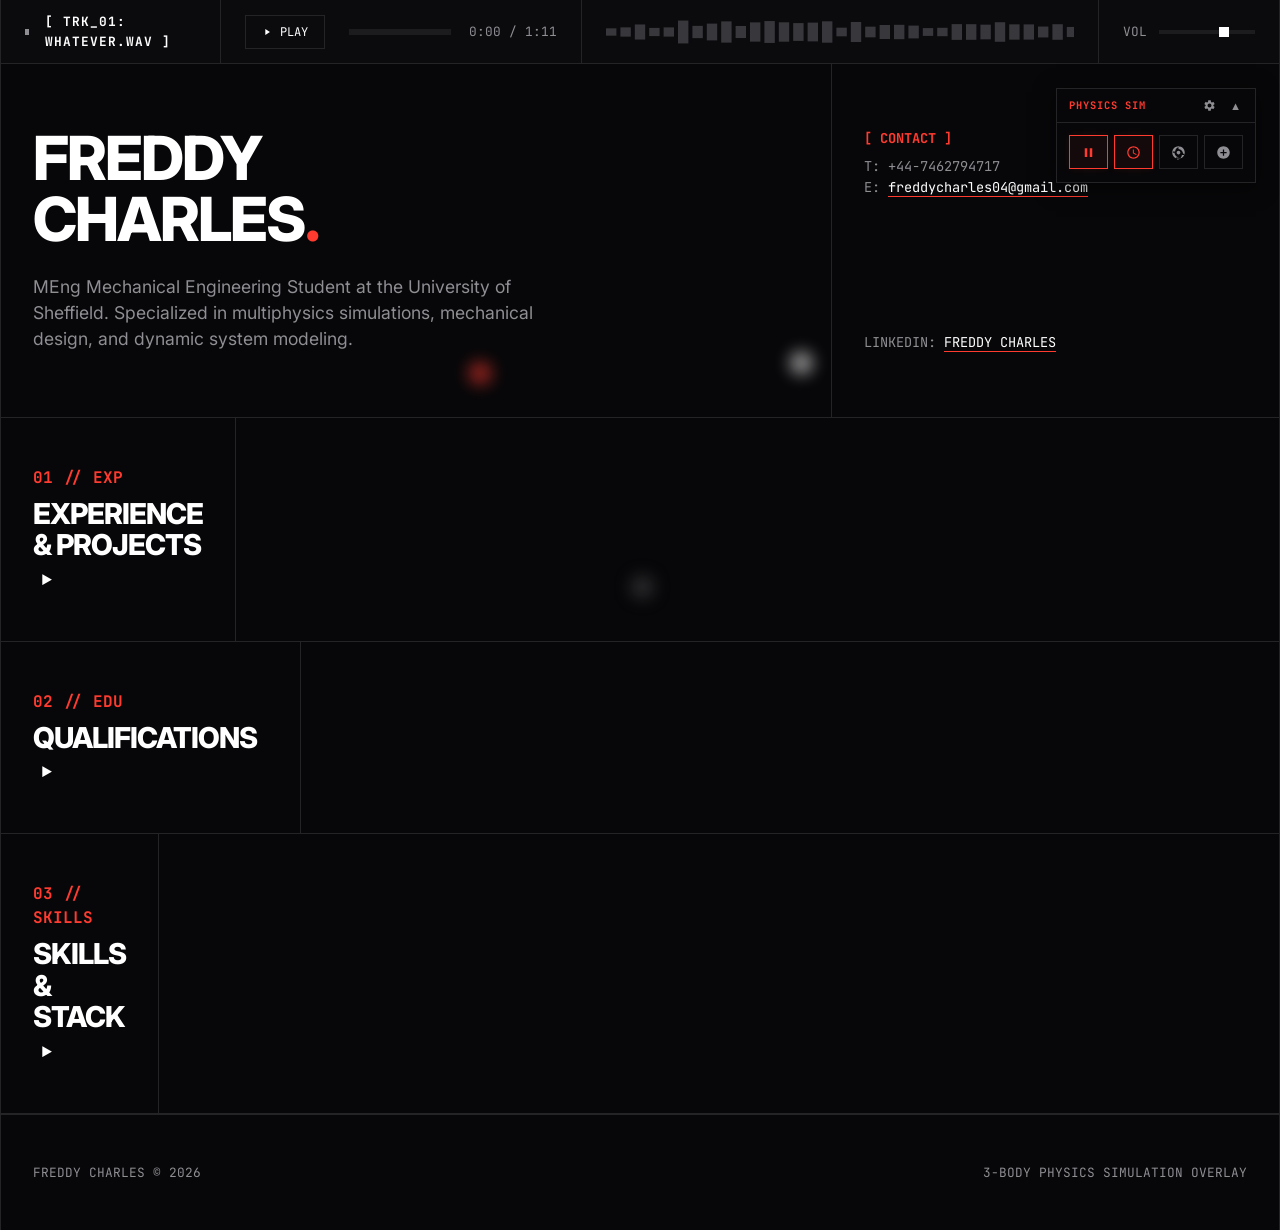
<file: index.html>
<!DOCTYPE html>
<html lang="en">
<head>
    <meta charset="UTF-8">
    <meta name="viewport" content="width=device-width, initial-scale=1.0">
    <title>FREDDY CHARLES // MEng MECHANICAL ENGINEERING</title>
    <!-- Fonts -->
    <link href="https://fonts.googleapis.com/css2?family=Inter:wght@300;400;700;800&family=JetBrains+Mono:wght@300;400;700&display=swap" rel="stylesheet">
    <!-- Separate Stylesheet Link -->
    <link rel="stylesheet" href="style.css">
    
    <!-- Collapsible Elements & Animation Styling -->
    <style>
        .section-sidebar {
            cursor: pointer;
            user-select: none;
            transition: opacity 0.2s ease;
        }
        .section-sidebar:hover {
            opacity: 0.8;
        }
        .toggle-arrow {
            display: inline-block;
            margin-left: 8px;
            font-size: 0.75rem;
            transition: transform 0.3s cubic-bezier(0.25, 1, 0.5, 1);
            vertical-align: middle;
        }
        /* Rotates the arrow downward when active */
        .section-grid.expanded .toggle-arrow {
            transform: rotate(90deg);
        }

        /* 
           CSS Grid-based height transition.
           Transitioning grid-template-rows from 0fr to 1fr enables 
           a native transition from height 0 to 'auto'.
        */
        .section-content-wrapper {
            display: grid;
            grid-template-rows: 0fr;
            transition: grid-template-rows 0.4s cubic-bezier(0.25, 1, 0.5, 1);
        }
        .section-content-wrapper > .section-content {
            overflow: hidden;
            opacity: 0;
            transform: translateY(-8px);
            transition: opacity 0.3s ease, transform 0.35s cubic-bezier(0.25, 1, 0.5, 1);
        }

        /* Expanded State Styles */
        .section-grid.expanded .section-content-wrapper {
            grid-template-rows: 1fr;
        }
        .section-grid.expanded .section-content-wrapper > .section-content {
            opacity: 1;
            transform: translateY(0);
        }
    </style>
</head>
<body>

    <!-- Ultra-Compact Collapsible Physics Panel with Dynamic Vectors -->
    <div class="sim-control-panel" id="main-sim-panel">
        <div class="sim-panel-header">
            <span class="panel-title">Physics Sim</span>
            <div class="header-actions">
                <button id="toggle-panel-settings" class="header-icon-btn" title="Edit System Parameters">
                    <svg viewBox="0 0 24 24"><path d="M19.14 12.94c.04-.3.06-.61.06-.94 0-.32-.02-.64-.07-.94l2.03-1.58c.18-.14.23-.41.12-.61l-1.92-3.32c-.12-.22-.37-.29-.59-.22l-2.39.96c-.5-.38-1.03-.7-1.62-.94l-.36-2.54c-.04-.24-.24-.41-.48-.41h-3.84c-.24 0-.43.17-.47.41l-.36 2.54c-.59.24-1.13.57-1.62.94l-2.39-.96c-.22-.08-.47 0-.59.22L2.74 8.87c-.12.21-.08.47.12.61l2.03 1.58c-.05.3-.09.63-.09.94s.02.64.07.94l-2.03 1.58c-.18.14-.23.41-.12.61l1.92 3.32c.12.22.37.29.59.22l2.39-.96c.5.38 1.03.7 1.62.94l.36 2.54c.05.24.24.41.48.41h3.84c.24 0 .44-.17.47-.41l.36-2.54c.59-.24 1.13-.56 1.62-.94l2.39.96c.22.08.47 0 .59-.22l1.92-3.32c.12-.22.07-.47-.12-.61l-2.01-1.58zM12 15.6c-1.98 0-3.6-1.62-3.6-3.6s1.62-3.6 3.6-3.6 3.6 1.62 3.6 3.6-1.62 3.6-3.6 3.6z"/></svg>
                </button>
                <button id="toggle-panel-collapse" class="header-icon-btn" title="Collapse Control Panel">
                    <span id="collapse-arrow">▲</span>
                </button>
            </div>
        </div>

        <!-- Collapsible Content Wrapper -->
        <div id="sim-panel-body" class="sim-panel-body">
            <div class="control-row">
                <!-- 1. Play / Pause Button -->
                <button id="toggle-sim-btn" class="sim-control-btn active-state" title="Pause Simulation">
                    <svg class="icon-pause" viewBox="0 0 24 24"><path d="M6 19h4V5H6v14zm8-14v14h4V5h-4z"/></svg>
                    <svg class="icon-play" viewBox="0 0 24 24" style="display: none;"><path d="M8 5v14l11-7z"/></svg>
                </button>
                <!-- 2. Slow Motion Button -->
                <button id="toggle-dim-btn" class="sim-control-btn active-state" title="Toggle Slow Motion (Ambient)">
                    <svg viewBox="0 0 24 24"><path d="M11.99 2C6.47 2 2 6.48 2 12s4.47 10 9.99 10C17.52 22 22 17.52 22 12S17.52 2 11.99 2zM12 20c-4.42 0-8-3.58-8-8s3.58-8 8-8 8 3.58 8 8-3.58 8-8 8zm.5-13H11v6l5.25 3.15.75-1.23-4.5-2.67z"/></svg>
                </button>
                <!-- 3. Dynamic Click-To-Spawn Button -->
                <button id="toggle-spawn-btn" class="sim-control-btn" title="Enable Canvas Click-to-Spawn">
                    <svg viewBox="0 0 24 24"><path d="M12 2C6.48 2 2 6.48 2 12s4.47 10 10 10 10-4.48 10-10S17.52 2 12 2zm1 17.93c-3.95-.49-7-3.54-7.49-7.49H3v-2h3.51c.49-3.95 3.54-7 7.49-7.49V3h-2v3.51c3.95.49 7 3.54 7.49 7.49H21v2h-3.51c-.49 3.95-3.54 7-7.49 7.49V21h-2v-1.07zM12 9c-1.66 0-3 1.34-3 3s1.34 3 3 3 3-1.34 3-3-1.34-3-3-3z"/></svg>
                </button>
                <!-- 4. Center Orbit Planet Spawner -->
                <button id="add-body-btn" class="sim-control-btn" title="Add Orbital Body">
                    <svg viewBox="0 0 24 24"><path d="M12 2C6.48 2 2 6.48 2 12s4.47 10 10 10 10-4.48 10-10S17.52 2 12 2zm5 11h-4v4h-2v-4H7v-2h4V7h2v4h4v2z"/></svg>
                </button>
            </div>

            <!-- Internal Sliding Drawer for Parameter Sliders -->
            <div id="sim-settings-drawer" class="sim-settings-drawer">
                <!-- Logarithmic Body Count Slider -->
                <div class="sim-param-group">
                    <div class="sim-param-label" id="label-body-count">
                        <span>BODY COUNT</span>
                        <span id="val-body-count">3</span>
                    </div>
                    <input id="slider-body-count" class="sim-slider" type="range" min="0" max="100" step="1" value="28">
                </div>

                <div class="sim-param-group">
                    <div class="sim-param-label">
                        <span>GRAVITY (G)</span>
                        <span id="val-gravity">375</span>
                    </div>
                    <input id="slider-gravity" class="sim-slider" type="range" min="50" max="1000" step="10" value="375">
                </div>

                <div class="sim-param-group">
                    <div class="sim-param-label">
                        <span>FRICTION (DRAG)</span>
                        <span id="val-drag">0.993</span>
                    </div>
                    <input id="slider-drag" class="sim-slider" type="range" min="0.950" max="1.000" step="0.001" value="0.993">
                </div>

                <div class="sim-param-group">
                    <div class="sim-param-label">
                        <span>REPEL RANGE</span>
                        <span id="val-repel-range">75px</span>
                    </div>
                    <input id="slider-repel-range" class="sim-slider" type="range" min="20" max="180" step="5" value="75">
                </div>

                <div class="sim-param-group">
                    <div class="sim-param-label">
                        <span>REPEL FORCE</span>
                        <span id="val-repel-force">60</span>
                    </div>
                    <input id="slider-repel-force" class="sim-slider" type="range" min="0" max="200" step="5" value="60">
                </div>

                <button id="reset-sim-btn" class="sim-control-btn" style="margin-top: 0.25rem; justify-content: center;" title="Reset system back to original settings">
                    <strong>RESTORE DEFAULTS</strong>
                </button>
            </div>
        </div>
    </div>

    <!-- Active Physical Elements Canvas (Placed on top of DOM) -->
    <div id="canvas-container">
        <canvas id="three-body-canvas" class="blurred"></canvas> <!-- Blurred by default -->
    </div>

    <div class="wrapper">
        <!-- CUSTOM SWISS AUDIO CONTROLLER BANNER -->
        <div class="audio-strip">
            <div class="audio-section audio-meta">
                <span id="audio-status-led" class="audio-signal-light paused"></span>
                <span class="audio-title-text">[ TRK_01: Whatever.wav ]</span>
            </div>
            
            <div class="audio-section audio-controls">
                <button id="audio-play-btn" class="audio-btn" title="Play Signal">
                    <svg id="aud-play-icon" width="10" height="10" viewBox="0 0 24 24" fill="currentColor"><path d="M8 5v14l11-7z"/></svg>
                    <svg id="aud-pause-icon" width="10" height="10" viewBox="0 0 24 24" fill="currentColor" style="display:none;"><path d="M6 19h4V5H6v14zm8-14v14h4V5h-4z"/></svg>
                    <span id="audio-btn-text">PLAY</span>
                </button>
                
                <div class="audio-progress-container">
                    <div id="audio-timeline-bar" class="audio-timeline">
                        <div id="audio-timeline-playhead" class="audio-playhead"></div>
                    </div>
                    <div id="audio-time-stamp" class="audio-time">0:00 / 0:00</div>
                </div>
            </div>

            <div class="audio-waveform-container">
                <canvas id="audio-visualizer"></canvas>
            </div>

            <div class="audio-volume-container">
                <span class="volume-icon">VOL</span>
                <input id="audio-volume" class="volume-slider" type="range" min="0" max="1" step="0.01" value="0.7">
            </div>
            
            <!-- Native Hidden Audio Reference -->
            <audio id="audio-element" src="Whatever.wav" crossorigin="anonymous" preload="auto"></audio>
        </div>

        <!-- Header -->
        <header>
            <div class="header-title-box">
                <h1>Freddy<br>Charles<span class="accent-bullet">.</span></h1>
                <p class="intro-text">
                    MEng Mechanical Engineering Student at the University of Sheffield. Specialized in multiphysics simulations, mechanical design, and dynamic system modeling.
                </p>
            </div>
            <div class="header-meta-box">
                <div>
                    <div class="contact-header">[ CONTACT ]</div>
                    <div>T: +44-7462794717</div>
                    <div>E: <a href="mailto:freddycharles04@gmail.com">freddycharles04@gmail.com</a></div>
                </div>
                <div>
                    <div>LINKEDIN: <a href="https://linkedin.com/in/Freddy-Charles" target="_blank">FREDDY CHARLES</a></div>
                </div>
            </div>
        </header>

        <!-- SECTION 01: EXPERIENCE & PROJECTS -->
        <section class="section-grid">
            <div class="section-sidebar" title="Click to expand">
                <span class="section-num">01 // EXP</span>
                <h2 class="section-title">Experience & Projects <span class="toggle-arrow">▶</span></h2>
            </div>
            <div class="section-content-wrapper">
                <div class="section-content">
                    <div class="item-row">
                        <div class="item-meta">SUMMER 2025</div>
                        <div class="item-details">
                            <h3 class="item-heading">Multiphysics Simulations Engineer</h3>
                            <p class="item-subheading">Trivista Engineering Ltd.</p>
                            <ul class="details-list">
                                <li>Executed structural analysis and fluid dynamics simulations on turbine assemblies.</li>
                                <li>Conducted seismic calculations and thermal parametric design studies.</li>
                            </ul>
                        </div>
                    </div>
                    <div class="item-row">
                        <div class="item-meta">2025 — 2026</div>
                        <div class="item-details">
                            <h3 class="item-heading">Final Year Research Project</h3>
                            <p class="item-subheading">Deformation and Chip Formation in Hot-Forged Ti-6Al-4V</p>
                            <ul class="details-list">
                                <li>Designed high-fidelity testing procedures utilizing custom force sensors and high-speed imaging arrays.</li>
                            </ul>
                        </div>
                    </div>
                    <div class="item-row">
                        <div class="item-meta">SIDE PROJECT</div>
                        <div class="item-details">
                            <h3 class="item-heading">High-Energy Physics Simulator</h3>
                            <p class="item-subheading">JavaScript HTML5 Canvas Engine</p>
                            <ul class="details-list">
                                <li>Interactive kinematic simulation mapping Standard Model particle decays and Lorentz forces.</li>
                                <li><strong><a href="simulator.html" style="color: var(--swiss-red);">LAUNCH SIMULATOR ↗</a></strong></li>
                            </ul>
                        </div>
                    </div>
                    <div class="item-row">
                        <div class="item-meta">SIDE PROJECT</div>
                        <div class="item-details">
                            <h3 class="item-heading">Live Convergence Laboratory</h3>
                            <p class="item-subheading">Linear Regression & Gradient Descent Simulator</p>
                            <ul class="details-list">
                                <li>Interactive visualizer tracking Mean Squared Error minimization via analytical OLS or iterative Gradient Descent.</li>
                                <li><strong><a href="linear_regression.html" style="color: var(--swiss-red);">LAUNCH LABORATORY ↗</a></strong></li>
                            </ul>
                        </div>
                    </div>
                    <div class="item-row">
                        <div class="item-meta">SIDE PROJECT</div>
                        <div class="item-details">
                            <h3 class="item-heading">Lifetime Finance Calculator</h3>
                            <p class="item-subheading">Dynamic Portfolio & Wealth Modeler</p>
                            <ul class="details-list">
                                <li>Interactive compound interest calculation engine with parameters for inflation adjustments, contribution scaling, and withdrawal phases.</li>
                                <li><strong><a href="finance.html" style="color: var(--swiss-red);">LAUNCH CALCULATOR ↗</a></strong></li>
                            </ul>
                        </div>
                    </div>
                    <div class="item-row">
                        <div class="item-meta">SUMMER 2024</div>
                        <div class="item-details">
                            <h3 class="item-heading">SLEDS (Equipment Distribution System)</h3>
                            <p class="item-subheading">Software Project // UoS Snowsports Club</p>
                            <ul class="details-list">
                                <li>Engineered custom SQL database backend integrated with a Python Flask service architecture.</li>
                            </ul>
                        </div>
                    </div>
                    <div class="item-row">
                        <div class="item-meta">2023 — PRESENT</div>
                        <div class="item-details">
                            <h3 class="item-heading">Frame Design Engineer</h3>
                            <p class="item-subheading">Sheffield Student Downhill Bike Project</p>
                            <ul class="details-list">
                                <li>Modelled link mechanisms and structural frames inside Autodesk Fusion 360.</li>
                            </ul>
                        </div>
                    </div>
                </div>
            </div>
        </section>

        <!-- SECTION 02: QUALIFICATIONS -->
        <section class="section-grid">
            <div class="section-sidebar" title="Click to expand">
                <span class="section-num">02 // EDU</span>
                <h2 class="section-title">Qualifications <span class="toggle-arrow">▶</span></h2>
            </div>
            <div class="section-content-wrapper">
                <div class="section-content">
                    <div class="item-row">
                        <div class="item-meta">2022 — 2026</div>
                        <div class="item-details">
                            <h3 class="item-heading">Mechanical Engineering MEng</h3>
                            <p class="item-subheading">University of Sheffield</p>
                            <ul class="details-list">
                                <li>Focus on multiphysics simulations, finite element analysis, and mechanical design.</li>
                            </ul>
                        </div>
                    </div>
                    <div class="item-row">
                        <div class="item-meta">2020 — 2022</div>
                        <div class="item-details">
                            <h3 class="item-heading">A-Levels & AS-Levels</h3>
                            <p class="item-subheading">BHASVIC Brighton</p>
                            <ul class="details-list">
                                <li>Mathematics, Physics, Chemistry (A-Levels) // Further Mathematics (AS-Level)</li>
                            </ul>
                        </div>
                    </div>
                </div>
            </div>
        </section>

        <!-- SECTION 03: SKILLS & LEADERSHIP -->
        <section class="section-grid">
            <div class="section-sidebar" title="Click to expand">
                <span class="section-num">03 // SKILLS</span>
                <h2 class="section-title">Skills & Stack <span class="toggle-arrow">▶</span></h2>
            </div>
            <div class="section-content-wrapper">
                <div class="section-content">
                    <div class="item-row">
                        <div class="item-meta">COMPUTING & CAD</div>
                        <div class="item-details">
                            <h3 class="item-heading">Software Stack</h3>
                            <p class="item-subheading">Simulation, engineering design, and programming languages</p>
                            <div class="skills-flex">
                                <span class="skill-tag">MATLAB</span>
                                <span class="skill-tag">Python (Pandas)</span>
                                <span class="skill-tag">Ansys</span>
                                <span class="skill-tag">Autodesk Fusion 360</span>
                                <span class="skill-tag">AutoCAD</span>
                                <span class="skill-tag">LaTeX</span>
                                <span class="skill-tag">HTML5 / CSS3</span>
                                <span class="skill-tag">JavaScript (ES6)</span>
                            </div>
                        </div>
                    </div>
                    <div class="item-row">
                        <div class="item-meta">LEADERSHIP</div>
                        <div class="item-details">
                            <h3 class="item-heading">Design & Kit Secretary</h3>
                            <p class="item-subheading">University of Sheffield Snowsports Club</p>
                            <ul class="details-list">
                                <li>Coordinated product engineering pipelines for custom technical apparel and managed logistics.</li>
                            </ul>
                        </div>
                    </div>
                </div>
            </div>
        </section>

        <!-- Swiss Technical Footer -->
        <footer>
            <div>FREDDY CHARLES &copy; 2026</div>
            <div>3-BODY PHYSICS SIMULATION OVERLAY</div>
        </footer>
    </div>

    <!-- External 3-Body Physics Engine and Audio Visualizer Script -->
    <script src="script.js" defer></script>

    <!-- Collapsible Section Handler -->
    <script>
        document.addEventListener("DOMContentLoaded", () => {
            const sidebars = document.querySelectorAll(".section-sidebar");
            sidebars.forEach(sidebar => {
                sidebar.addEventListener("click", () => {
                    const grid = sidebar.closest(".section-grid");
                    if (grid) {
                        grid.classList.toggle("expanded");
                    }
                });
            });
        });
    </script>
</body>
</html>
</file>
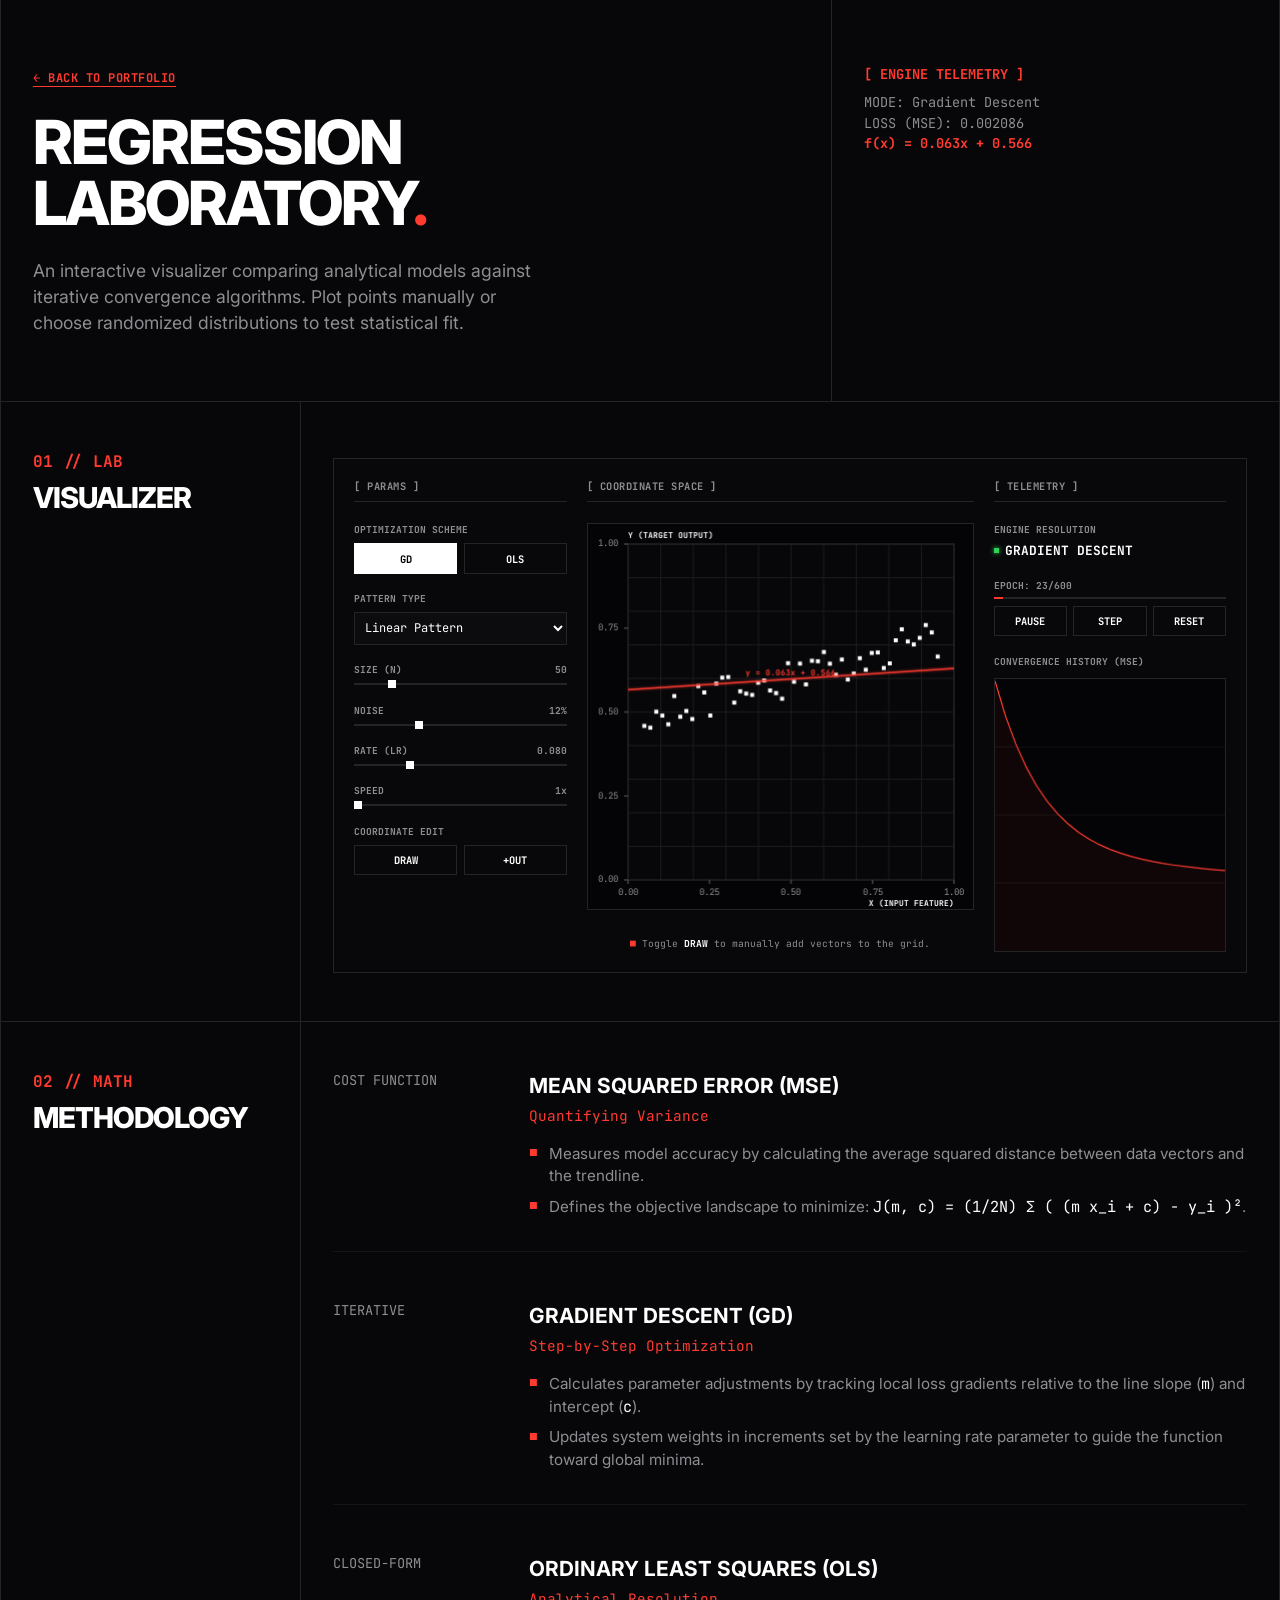
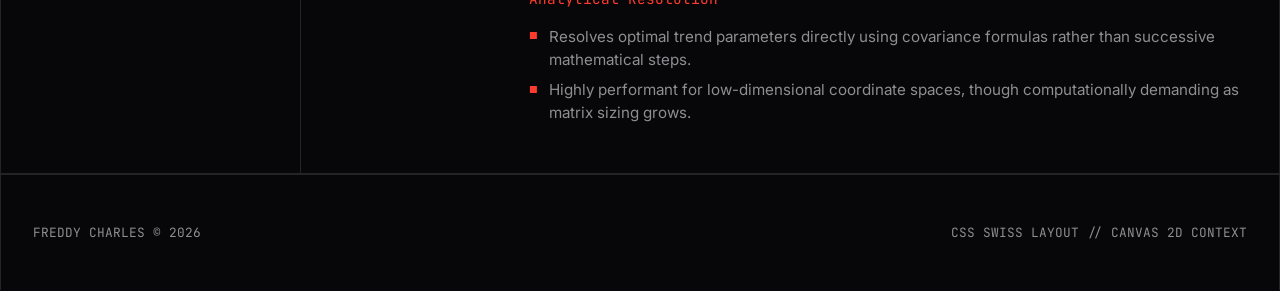
<file: linear_regression.html>
<!DOCTYPE html>
<html lang="en">
<head>
    <meta charset="UTF-8">
    <meta name="viewport" content="width=device-width, initial-scale=1.0">
    <title>FREDDY CHARLES // REGRESSION LABORATORY</title>
    <!-- Fonts -->
    <link href="https://fonts.googleapis.com/css2?family=Inter:wght@300;400;700;800&family=JetBrains+Mono:wght@300;400;700&display=swap" rel="stylesheet">
    <!-- Separate Stylesheet Link -->
    <link rel="stylesheet" href="style.css">
    
    <style>
        /* Integrated In-Flow Dashboard Panel CSS Styles */
        .lab-container {
            display: flex;
            flex-direction: row;
            gap: 1.25rem;
            width: 100%;
            background: #08080a;
            border: 1px solid var(--border-color);
            padding: 1.25rem;
            margin-top: 0.5rem;
        }
        
        .lab-col {
            display: flex;
            flex-direction: column;
            gap: 1.15rem;
        }
        
        .lab-col-params {
            flex: 1.1;
            min-width: 200px;
            max-width: 280px;
        }
        
        .lab-col-viz {
            flex: 2;
            display: flex;
            flex-direction: column;
            align-items: center;
        }
        
        .lab-col-metrics {
            flex: 1.2;
            min-width: 220px;
            max-width: 320px;
        }
        
        .lab-panel-title {
            font-family: var(--font-mono);
            font-size: 0.65rem;
            font-weight: 700;
            color: var(--text-secondary);
            border-bottom: 1px solid var(--border-color);
            padding-bottom: 0.4rem;
            margin-bottom: 0.2rem;
            letter-spacing: 0.5px;
            width: 100%;
        }
        
        .control-group {
            display: flex;
            flex-direction: column;
            gap: 0.35rem;
            width: 100%;
        }
        
        .control-group label {
            font-family: var(--font-mono);
            font-size: 0.6rem;
            font-weight: 700;
            color: var(--text-secondary);
        }
        
        .mode-toggle-buttons, .action-buttons {
            display: flex;
            gap: 0.4rem;
            width: 100%;
        }
        
        .mode-btn, .action-btn, .exec-btn {
            flex: 1;
            background: transparent;
            border: 1px solid var(--border-color);
            color: var(--text-primary);
            font-family: var(--font-mono);
            font-size: 0.65rem;
            font-weight: 700;
            padding: 0.45rem;
            cursor: pointer;
            transition: all 0.2s ease;
        }
        
        .mode-btn.active-state, .action-btn.active-state {
            background: var(--text-primary);
            color: #000;
            border-color: var(--text-primary);
        }
        
        .mode-btn:hover:not(.active-state), 
        .action-btn:hover:not(.active-state), 
        .exec-btn:hover {
            border-color: var(--swiss-red);
            color: var(--swiss-red);
        }
        
        .lab-select {
            background: #0c0c0e;
            color: var(--text-primary);
            border: 1px solid var(--border-color);
            font-family: var(--font-mono);
            font-size: 0.75rem;
            padding: 0.4rem;
            outline: none;
            cursor: pointer;
            width: 100%;
        }
        
        .lab-select:hover {
            border-color: var(--swiss-red);
        }
        
        .slider-label {
            display: flex;
            justify-content: space-between;
            font-family: var(--font-mono);
            font-size: 0.6rem;
            font-weight: 700;
            color: var(--text-secondary);
        }
        
        .lab-slider {
            -webkit-appearance: none;
            width: 100%;
            height: 2px;
            background: var(--border-color);
            outline: none;
            cursor: pointer;
        }
        
        .lab-slider::-webkit-slider-thumb {
            -webkit-appearance: none;
            width: 8px;
            height: 8px;
            background: var(--text-primary);
            border-radius: 0;
            cursor: pointer;
        }
        
        .lab-slider::-webkit-slider-thumb:hover {
            background: var(--swiss-red);
        }
        
        .canvas-wrapper {
            width: 100%;
            aspect-ratio: 1 / 1;
            background: #040406;
            border: 1px solid var(--border-color);
            position: relative;
        }
        
        #three-body-canvas {
            display: block;
            width: 100%;
            height: 100%;
            filter: none !important;
            backdrop-filter: none !important;
        }
        
        .canvas-instructions {
            font-family: var(--font-mono);
            font-size: 0.6rem;
            color: var(--text-secondary);
            margin-top: 0.5rem;
            text-align: center;
        }
        
        .metric-box {
            display: flex;
            flex-direction: column;
            gap: 0.2rem;
            width: 100%;
        }
        
        .metric-label {
            font-family: var(--font-mono);
            font-size: 0.6rem;
            font-weight: 700;
            color: var(--text-secondary);
        }
        
        .metric-value {
            font-family: var(--font-mono);
            font-size: 0.8rem;
            font-weight: 700;
            color: var(--text-primary);
        }
        
        .epoch-progress-container {
            display: flex;
            flex-direction: column;
            gap: 0.25rem;
            width: 100%;
        }
        
        .epoch-progress-bar {
            height: 2px;
            background: var(--border-color);
            position: relative;
            width: 100%;
        }
        
        .epoch-playhead {
            height: 100%;
            background: var(--swiss-red);
            width: 0%;
        }
        
        .execution-controls {
            display: flex;
            gap: 0.4rem;
            width: 100%;
            margin-top: 0.25rem;
        }
        
        .loss-trend-container {
            width: 100%;
            height: 80px;
        }
        
        #audio-visualizer {
            display: block;
            width: 100%;
            height: 100%;
        }

        .signal-indicator {
            width: 5px;
            height: 5px;
            border-radius: 50%;
            background: #30d158;
            display: inline-block;
            box-shadow: 0 0 5px #30d158;
            transition: background 0.2s ease, box-shadow 0.2s ease;
        }

        .signal-indicator.paused {
            background: var(--swiss-red);
            box-shadow: 0 0 5px var(--swiss-red);
        }
        
        .dimmed {
            opacity: 0.35;
            pointer-events: none;
            transition: opacity 0.3s ease;
        }

        @media (max-width: 992px) {
            .lab-container {
                flex-direction: column;
            }
            .lab-col-params, .lab-col-metrics {
                max-width: 100%;
            }
            .canvas-wrapper {
                aspect-ratio: 1.1 / 1;
            }
        }
    </style>
</head>
<body>

    <div class="wrapper">
        <!-- Header -->
        <header>
            <div class="header-title-box">
                <div style="margin-bottom: 1.5rem;">
                    <a href="index.html" style="text-decoration: none; color: var(--swiss-red); font-family: var(--font-mono); font-size: 0.75rem; font-weight: 700; letter-spacing: 0.5px;">&larr; BACK TO PORTFOLIO</a>
                </div>
                <h1>Regression<br>Laboratory<span class="accent-bullet">.</span></h1>
                <p class="intro-text">
                    An interactive visualizer comparing analytical models against iterative convergence algorithms. Plot points manually or choose randomized distributions to test statistical fit.
                </p>
            </div>
            <div class="header-meta-box">
                <div>
                    <div class="contact-header">[ ENGINE TELEMETRY ]</div>
                    <div id="meta-engine-mode">MODE: Gradient Descent</div>
                    <div id="meta-loss">LOSS (MSE): 0.000000</div>
                    <div id="meta-equation" style="color: var(--swiss-red); font-weight: 700;">f(x) = 0.00x + 0.00</div>
                </div>
            </div>
        </header>

        <!-- SECTION 01: SIMULATOR WORKSPACE -->
        <section class="section-grid">
            <div class="section-sidebar">
                <span class="section-num">01 // LAB</span>
                <h2 class="section-title">Visualizer</h2>
            </div>
            <div class="section-content">
                <div class="lab-container">
                    
                    <!-- Left Sidebar Column: Configuration Parameters -->
                    <div class="lab-col lab-col-params">
                        <div class="lab-panel-title">[ PARAMS ]</div>
                        
                        <div class="control-group">
                            <label>OPTIMIZATION SCHEME</label>
                            <div class="mode-toggle-buttons">
                                <button class="mode-btn active-state" id="ctrl-btn-gd">GD</button>
                                <button class="mode-btn" id="ctrl-btn-ols">OLS</button>
                            </div>
                        </div>

                        <div class="control-group">
                            <label>PATTERN TYPE</label>
                            <select id="dataset-select" class="lab-select">
                                <option value="linear">Linear Pattern</option>
                                <option value="quadratic">Quadratic Curve</option>
                                <option value="exponential">Exponential Growth</option>
                                <option value="random">Uncorrelated Noise</option>
                                <option value="outliers">Structured Outliers</option>
                            </select>
                        </div>

                        <div class="control-group">
                            <div class="slider-label">
                                <span>SIZE (N)</span>
                                <span id="label-n-val">50</span>
                            </div>
                            <input type="range" min="10" max="250" step="5" value="50" class="lab-slider" id="slider-n">
                        </div>

                        <div class="control-group">
                            <div class="slider-label">
                                <span>NOISE</span>
                                <span id="label-noise-val">12%</span>
                            </div>
                            <input type="range" min="0" max="40" step="1" value="12" class="lab-slider" id="slider-noise">
                        </div>

                        <div class="control-group" id="lr-container">
                            <div class="slider-label">
                                <span>RATE (LR)</span>
                                <span id="lr-value">0.080</span>
                            </div>
                            <input type="range" min="0.005" max="0.3" step="0.005" value="0.08" class="lab-slider" id="lr-slider">
                        </div>

                        <div class="control-group" id="speed-container">
                            <div class="slider-label">
                                <span>SPEED</span>
                                <span id="label-speed-val">1x</span>
                            </div>
                            <input type="range" min="1" max="15" step="1" value="1" class="lab-slider" id="slider-speed">
                        </div>

                        <div class="control-group">
                            <label>COORDINATE EDIT</label>
                            <div class="action-buttons">
                                <button class="action-btn" id="ctrl-btn-draw">DRAW</button>
                                <button class="action-btn" id="ctrl-btn-outlier">+OUT</button>
                            </div>
                        </div>
                    </div>

                    <!-- Center Column: Coordinate Plotting Plane -->
                    <div class="lab-col lab-col-viz">
                        <div class="lab-panel-title">[ COORDINATE SPACE ]</div>
                        <div class="canvas-wrapper">
                            <canvas id="three-body-canvas"></canvas>
                        </div>
                        <div class="canvas-instructions">
                            <span class="accent-bullet">■</span> Toggle <strong style="color: var(--text-primary);">DRAW</strong> to manually add vectors to the grid.
                        </div>
                    </div>

                    <!-- Right Column: Live Telemetry Output -->
                    <div class="lab-col lab-col-metrics">
                        <div class="lab-panel-title">[ TELEMETRY ]</div>

                        <div class="metric-box">
                            <div class="metric-label">ENGINE RESOLUTION</div>
                            <div class="metric-value" style="display: flex; align-items: center; gap: 0.4rem;">
                                <span class="signal-indicator" id="engine-status-light"></span>
                                <span id="engine-title-label">GRADIENT DESCENT</span>
                            </div>
                        </div>

                        <div class="metric-box">
                            <div class="epoch-progress-container">
                                <span class="metric-label" id="telemetry-epoch">EPOCH: 0/600</span>
                                <div class="epoch-progress-bar">
                                    <div class="epoch-playhead" id="epoch-playhead"></div>
                                </div>
                            </div>
                            <div class="execution-controls">
                                <button class="exec-btn" id="btn-play-pause">PAUSE</button>
                                <button class="exec-btn" id="btn-step">STEP</button>
                                <button class="exec-btn" id="btn-reset">RESET</button>
                            </div>
                        </div>

                        <div class="metric-box" style="flex: 1; display: flex; flex-direction: column;">
                            <div class="metric-label" style="margin-bottom: 0.35rem;">CONVERGENCE HISTORY (MSE)</div>
                            <div class="loss-trend-container" style="flex: 1; background: #040406; border: 1px solid var(--border-color); position: relative;">
                                <canvas id="audio-visualizer"></canvas>
                            </div>
                        </div>
                    </div>

                </div>
            </div>
        </section>

        <!-- SECTION 02: MATHEMATICAL EXPLANATION -->
        <section class="section-grid">
            <div class="section-sidebar">
                <span class="section-num">02 // MATH</span>
                <h2 class="section-title">Methodology</h2>
            </div>
            <div class="section-content">
                <div class="item-row">
                    <div class="item-meta">COST FUNCTION</div>
                    <div class="item-details">
                        <h3 class="item-heading">Mean Squared Error (MSE)</h3>
                        <p class="item-subheading">Quantifying Variance</p>
                        <ul class="details-list">
                            <li>Measures model accuracy by calculating the average squared distance between data vectors and the trendline.</li>
                            <li>Defines the objective landscape to minimize: <span style="font-family: var(--font-mono); color: var(--text-primary);">J(m, c) = (1/2N) &Sigma; ( (m x_i + c) - y_i )²</span>.</li>
                        </ul>
                    </div>
                </div>
                <div class="item-row">
                    <div class="item-meta">ITERATIVE</div>
                    <div class="item-details">
                        <h3 class="item-heading">Gradient Descent (GD)</h3>
                        <p class="item-subheading">Step-by-Step Optimization</p>
                        <ul class="details-list">
                            <li>Calculates parameter adjustments by tracking local loss gradients relative to the line slope (<span style="font-family: var(--font-mono); color: var(--text-primary);">m</span>) and intercept (<span style="font-family: var(--font-mono); color: var(--text-primary);">c</span>).</li>
                            <li>Updates system weights in increments set by the learning rate parameter to guide the function toward global minima.</li>
                        </ul>
                    </div>
                </div>
                <div class="item-row">
                    <div class="item-meta">CLOSED-FORM</div>
                    <div class="item-details">
                        <h3 class="item-heading">Ordinary Least Squares (OLS)</h3>
                        <p class="item-subheading">Analytical Resolution</p>
                        <ul class="details-list">
                            <li>Resolves optimal trend parameters directly using covariance formulas rather than successive mathematical steps.</li>
                            <li>Highly performant for low-dimensional coordinate spaces, though computationally demanding as matrix sizing grows.</li>
                        </ul>
                    </div>
                </div>
            </div>
        </section>

        <!-- Swiss Technical Footer -->
        <footer>
            <div>FREDDY CHARLES &copy; 2026</div>
            <div>CSS SWISS LAYOUT // CANVAS 2D CONTEXT</div>
        </footer>
    </div>

    <!-- REAL-TIME INTERACTIVE SCRIPTING -->
    <script>
        // --- DATASET & MODEL PARAMETERS ---
        let points = [];
        let currentM = 0;
        let currentC = 0.5;
        let lossHistory = [];
        let isPaused = false;
        let mode = 'gd'; 
        let isDrawMode = false;
        
        let epoch = 0;
        const maxEpochs = 600;
        let lr = 0.08;
        let noise = 12;
        let sampleCount = 50;
        let simSpeed = 1;
        let datasetPattern = 'linear';

        let viewportBox = { x: 0, y: 0, w: 0, h: 0 };

        // --- DOM REFERENCE NODE ACCESSORS ---
        const canvas = document.getElementById('three-body-canvas');
        const ctx = canvas.getContext('2d');
        const visualizerCanvas = document.getElementById('audio-visualizer');
        const visualizerCtx = visualizerCanvas.getContext('2d');

        const btnPlayPause = document.getElementById('btn-play-pause');
        const playPauseText = document.getElementById('btn-play-pause');
        const btnStep = document.getElementById('btn-step');
        const btnReset = document.getElementById('btn-reset');
        const epochPlayhead = document.getElementById('epoch-playhead');
        const telemetryEpoch = document.getElementById('telemetry-epoch');
        const statusLight = document.getElementById('engine-status-light');
        const engineTitleLabel = document.getElementById('engine-title-label');

        const btnGD = document.getElementById('ctrl-btn-gd');
        const btnOLS = document.getElementById('ctrl-btn-ols');
        const btnDraw = document.getElementById('ctrl-btn-draw');
        const btnOutlier = document.getElementById('ctrl-btn-outlier');

        const selectDataset = document.getElementById('dataset-select');
        const sliderN = document.getElementById('slider-n');
        const sliderNoise = document.getElementById('slider-noise');
        const sliderSpeed = document.getElementById('slider-speed');
        const sliderLR = document.getElementById('lr-slider');

        const labelPattern = document.getElementById('label-pattern');
        const labelNVal = document.getElementById('label-n-val');
        const labelNoiseVal = document.getElementById('label-noise-val');
        const labelSpeedVal = document.getElementById('label-speed-val');
        const labelLRVal = document.getElementById('lr-value');

        const metaEngineMode = document.getElementById('meta-engine-mode');
        const metaLoss = document.getElementById('meta-loss');
        const metaEquation = document.getElementById('meta-equation');

        // --- INTERACTIVE SYSTEM EVENT INITIALIZATION ---
        function initEvents() {
            // Playback controls
            btnPlayPause.addEventListener('click', () => {
                isPaused = !isPaused;
                playPauseText.textContent = isPaused ? 'PLAY' : 'PAUSE';
                if (isPaused) {
                    statusLight.classList.add('paused');
                } else {
                    statusLight.classList.remove('paused');
                }
            });

            btnStep.addEventListener('click', () => {
                isPaused = true;
                playPauseText.textContent = 'PLAY';
                statusLight.classList.add('paused');
                
                if (mode === 'gd') {
                    if (epoch < maxEpochs) {
                        const loss = runGradientDescentStep();
                        lossHistory.push(loss);
                        epoch++;
                    }
                } else {
                    runAnalyticalStep();
                }
            });

            btnReset.addEventListener('click', () => {
                generateDataset();
            });

            // Model / Draw Selection
            btnGD.addEventListener('click', () => {
                setEngineMode('gd');
            });

            btnOLS.addEventListener('click', () => {
                setEngineMode('ols');
            });

            btnDraw.addEventListener('click', () => {
                isDrawMode = !isDrawMode;
                btnDraw.classList.toggle('active-state', isDrawMode);
            });

            btnOutlier.addEventListener('click', () => {
                injectOutlier();
            });

            // Sliders & Configuration Controls
            selectDataset.addEventListener('change', (e) => {
                datasetPattern = e.target.value;
                generateDataset();
            });

            sliderN.addEventListener('input', (e) => {
                sampleCount = parseInt(e.target.value);
                labelNVal.textContent = sampleCount;
                generateDataset();
            });

            sliderNoise.addEventListener('input', (e) => {
                noise = parseInt(e.target.value);
                labelNoiseVal.textContent = noise + '%';
                generateDataset();
            });

            sliderSpeed.addEventListener('input', (e) => {
                simSpeed = parseInt(e.target.value);
                labelSpeedVal.textContent = simSpeed + 'x';
            });

            sliderLR.addEventListener('input', (e) => {
                lr = parseFloat(e.target.value);
                labelLRVal.textContent = lr.toFixed(3);
                if (mode === 'gd') {
                    epoch = 0;
                    lossHistory = [];
                }
            });

            // Canvas coordinate mapping intercept (Direct container clicks inside inline dashboard)
            canvas.addEventListener('click', (e) => {
                if (!isDrawMode) return;

                const rect = canvas.getBoundingClientRect();
                const clickX = e.clientX - rect.left;
                const clickY = e.clientY - rect.top;

                // Validate boundaries of canvas grid frame
                if (clickX >= viewportBox.x && clickX <= viewportBox.x + viewportBox.w &&
                    clickY >= viewportBox.y && clickY <= viewportBox.y + viewportBox.h) {
                    
                    const normX = (clickX - viewportBox.x) / viewportBox.w;
                    const normY = 1.0 - (clickY - viewportBox.y) / viewportBox.h;

                    points.push({ x: normX, y: normY });
                    
                    if (mode === 'gd') {
                        epoch = 0;
                        lossHistory = [];
                    }
                }
            });

            window.addEventListener('resize', handleResize);
        }

        function setEngineMode(targetMode) {
            mode = targetMode;
            btnGD.classList.toggle('active-state', mode === 'gd');
            btnOLS.classList.toggle('active-state', mode === 'ols');
            engineTitleLabel.textContent = `${mode === 'gd' ? 'GRADIENT DESCENT' : 'OLS ANALYTICAL'}`;
            metaEngineMode.textContent = `MODE: ${mode === 'gd' ? 'Gradient Descent' : 'OLS Analytical'}`;

            const speedContainer = document.getElementById('speed-container');
            const lrContainer = document.getElementById('lr-container');
            if (mode === 'ols') {
                speedContainer.classList.add('dimmed');
                lrContainer.classList.add('dimmed');
            } else {
                speedContainer.classList.remove('dimmed');
                lrContainer.classList.remove('dimmed');
                epoch = 0;
                lossHistory = [];
                currentM = 0;
                currentC = 0.5;
            }
        }

        // --- MATHEMATICAL RESOLUTIONS ---
        function calculateMSE() {
            if (points.length === 0) return 0;
            let sumSquaredError = 0;
            for (let i = 0; i < points.length; i++) {
                const prediction = currentM * points[i].x + currentC;
                const error = prediction - points[i].y;
                sumSquaredError += error * error;
            }
            return sumSquaredError / (2 * points.length);
        }

        function runGradientDescentStep() {
            if (points.length === 0) return 0;
            let mGradient = 0;
            let cGradient = 0;
            const N = points.length;

            for (let i = 0; i < N; i++) {
                const prediction = currentM * points[i].x + currentC;
                const error = prediction - points[i].y;
                mGradient += error * points[i].x;
                cGradient += error;
            }

            currentM -= lr * (mGradient / N);
            currentC -= lr * (cGradient / N);

            return calculateMSE();
        }

        function solveAnalyticalOLS() {
            if (points.length === 0) return { m: 0, c: 0.5 };
            let sumX = 0, sumY = 0, sumXX = 0, sumXY = 0;
            const N = points.length;

            for (let i = 0; i < N; i++) {
                sumX += points[i].x;
                sumY += points[i].y;
                sumXX += points[i].x * points[i].x;
                sumXY += points[i].x * points[i].y;
            }

            const meanX = sumX / N;
            const meanY = sumY / N;

            let numerator = 0;
            let denominator = 0;
            for (let i = 0; i < N; i++) {
                numerator += (points[i].x - meanX) * (points[i].y - meanY);
                denominator += (points[i].x - meanX) * (points[i].x - meanX);
            }

            const m = denominator === 0 ? 0 : numerator / denominator;
            const c = meanY - m * meanX;
            return { m, c };
        }

        function runAnalyticalStep() {
            const solution = solveAnalyticalOLS();
            currentM += (solution.m - currentM) * 0.15;
            currentC += (solution.c - currentC) * 0.15;
            epoch = maxEpochs;
            return calculateMSE();
        }

        // --- DATA GENERATORS ---
        function generateDataset() {
            points = [];
            epoch = 0;
            lossHistory = [];
            currentM = 0;
            currentC = 0.5;

            const noiseFactor = noise / 100;

            if (datasetPattern === 'linear') {
                const targetM = (Math.random() * 1.0 - 0.5); 
                const targetC = (Math.random() * 0.3 + 0.35); 
                for (let i = 0; i < sampleCount; i++) {
                    const x = i / (sampleCount - 1 || 1) * 0.9 + 0.05;
                    const randomNoise = (Math.random() * 2 - 1) * noiseFactor * 0.5;
                    let y = targetM * (x - 0.5) + targetC + randomNoise;
                    y = Math.max(0, Math.min(1, y));
                    points.push({ x, y });
                }
            } else if (datasetPattern === 'quadratic') {
                const direction = Math.random() > 0.5 ? 1 : -1;
                const vertexH = direction * (Math.random() * 0.5 + 0.4); 
                for (let i = 0; i < sampleCount; i++) {
                    const x = i / (sampleCount - 1 || 1) * 0.9 + 0.05;
                    const randomNoise = (Math.random() * 2 - 1) * noiseFactor * 0.3;
                    let y = vertexH * (x - 0.5) * (x - 0.5) + 0.5 + randomNoise;
                    y = Math.max(0, Math.min(1, y));
                    points.push({ x, y });
                }
            } else if (datasetPattern === 'exponential') {
                for (let i = 0; i < sampleCount; i++) {
                    const x = i / (sampleCount - 1 || 1) * 0.9 + 0.05;
                    const randomNoise = (Math.random() * 2 - 1) * noiseFactor * 0.3;
                    let y = 0.15 + 0.7 * Math.pow(x, 2.8) + randomNoise;
                    y = Math.max(0, Math.min(1, y));
                    points.push({ x, y });
                }
            } else if (datasetPattern === 'random') {
                for (let i = 0; i < sampleCount; i++) {
                    points.push({
                        x: 0.1 + Math.random() * 0.8,
                        y: 0.1 + Math.random() * 0.8
                    });
                }
            } else if (datasetPattern === 'outliers') {
                const targetM = 0.4;
                const targetC = 0.3;
                for (let i = 0; i < sampleCount; i++) {
                    const x = i / (sampleCount - 1 || 1) * 0.9 + 0.05;
                    const cleanNoise = (Math.random() * 2 - 1) * 0.03;
                    let y = targetM * (x - 0.5) + targetC + cleanNoise;

                    if (Math.random() < 0.08) {
                        y = Math.random() > 0.5 ? 0.9 : 0.1;
                    }
                    y = Math.max(0, Math.min(1, y));
                    points.push({ x, y });
                }
            }
        }

        function injectOutlier() {
            const outlierX = Math.random() > 0.5 ? 0.95 : 0.05;
            const outlierY = outlierX > 0.5 ? 0.05 : 0.95;
            points.push({ x: outlierX, y: outlierY });

            if (mode === 'gd') {
                epoch = 0;
                lossHistory = [];
            }
        }

        // --- LAYOUT ENGINE SCALING ---
        function handleResize() {
            const dpr = window.devicePixelRatio || 1;
            const rect = canvas.getBoundingClientRect();
            canvas.width = rect.width * dpr;
            canvas.height = rect.height * dpr;
            ctx.scale(dpr, dpr);

            const w = rect.width;
            const h = rect.height;

            viewportBox.x = 40;
            viewportBox.y = 20;
            viewportBox.w = w - 60;
            viewportBox.h = h - 50;

            const visRect = visualizerCanvas.parentElement.getBoundingClientRect();
            const visW = visRect.width || 300;
            const visH = visRect.height || 80;
            visualizerCanvas.width = visW * dpr;
            visualizerCanvas.height = visH * dpr;
            visualizerCtx.scale(dpr, dpr);
        }

        // --- GRAPHICS RENDERING SYSTEM ---
        function render() {
            ctx.clearRect(0, 0, canvas.width, canvas.height);

            ctx.fillStyle = 'rgba(8, 8, 10, 0.95)';
            ctx.fillRect(viewportBox.x, viewportBox.y, viewportBox.w, viewportBox.h);

            ctx.strokeStyle = '#1e1e21';
            ctx.lineWidth = 1;
            const ticks = 10;
            for (let i = 1; i < ticks; i++) {
                const gx = viewportBox.x + (viewportBox.w / ticks) * i;
                ctx.beginPath();
                ctx.moveTo(gx, viewportBox.y);
                ctx.lineTo(gx, viewportBox.y + viewportBox.h);
                ctx.stroke();

                const gy = viewportBox.y + (viewportBox.h / ticks) * i;
                ctx.beginPath();
                ctx.moveTo(viewportBox.x, gy);
                ctx.lineTo(viewportBox.x + viewportBox.w, gy);
                ctx.stroke();
            }

            ctx.strokeStyle = '#242426';
            ctx.lineWidth = 1.5;
            ctx.strokeRect(viewportBox.x, viewportBox.y, viewportBox.w, viewportBox.h);

            ctx.fillStyle = '#8e8e93';
            ctx.font = '9px "JetBrains Mono", monospace';
            ctx.textAlign = 'right';
            ctx.textBaseline = 'middle';

            for (let i = 0; i <= 4; i++) {
                const labelVal = (i / 4).toFixed(2);
                const gy = viewportBox.y + viewportBox.h - (viewportBox.h / 4) * i;
                ctx.fillText(labelVal, viewportBox.x - 10, gy);

                ctx.beginPath();
                ctx.moveTo(viewportBox.x - 4, gy);
                ctx.lineTo(viewportBox.x, gy);
                ctx.strokeStyle = '#444';
                ctx.stroke();
            }

            ctx.textAlign = 'center';
            ctx.textBaseline = 'top';
            for (let i = 0; i <= 4; i++) {
                const labelVal = (i / 4).toFixed(2);
                const gx = viewportBox.x + (viewportBox.w / 4) * i;
                ctx.fillText(labelVal, gx, viewportBox.y + viewportBox.h + 8);

                ctx.beginPath();
                ctx.moveTo(gx, viewportBox.y + viewportBox.h);
                ctx.lineTo(gx, viewportBox.y + viewportBox.h + 4);
                ctx.strokeStyle = '#444';
                ctx.stroke();
            }

            ctx.fillStyle = '#ffffff';
            ctx.font = '700 8px "JetBrains Mono", monospace';
            ctx.textAlign = 'left';
            ctx.fillText('Y (TARGET OUTPUT)', viewportBox.x, viewportBox.y - 12);
            ctx.textAlign = 'right';
            ctx.fillText('X (INPUT FEATURE)', viewportBox.x + viewportBox.w, viewportBox.y + viewportBox.h + 20);

            for (let i = 0; i < points.length; i++) {
                const px = viewportBox.x + points[i].x * viewportBox.w;
                const py = viewportBox.y + (1.0 - points[i].y) * viewportBox.h;

                ctx.fillStyle = '#ffffff';
                ctx.fillRect(px - 2.5, py - 2.5, 5, 5);
                ctx.strokeStyle = '#08080a';
                ctx.lineWidth = 1;
                ctx.strokeRect(px - 2.5, py - 2.5, 5, 5);
            }

            const yStart = currentM * 0 + currentC;
            const yEnd = currentM * 1 + currentC;

            const syStart = viewportBox.y + (1.0 - yStart) * viewportBox.h;
            const syEnd = viewportBox.y + (1.0 - yEnd) * viewportBox.h;

            ctx.strokeStyle = 'rgba(255, 59, 48, 0.15)';
            ctx.lineWidth = 5;
            ctx.beginPath();
            ctx.moveTo(viewportBox.x, syStart);
            ctx.lineTo(viewportBox.x + viewportBox.w, syEnd);
            ctx.stroke();

            ctx.strokeStyle = '#ff3b30';
            ctx.lineWidth = 1.5;
            ctx.beginPath();
            ctx.moveTo(viewportBox.x, syStart);
            ctx.lineTo(viewportBox.x + viewportBox.w, syEnd);
            ctx.stroke();

            const textY = viewportBox.y + (1.0 - (currentM * 0.5 + currentC)) * viewportBox.h;
            ctx.fillStyle = '#ff3b30';
            ctx.font = '700 8px "JetBrains Mono", monospace';
            ctx.textAlign = 'center';
            ctx.fillText(`y = ${currentM.toFixed(3)}x + ${currentC.toFixed(3)}`, viewportBox.x + viewportBox.w / 2, textY - 10);
        }

        function renderLossHistory() {
            const dpr = window.devicePixelRatio || 1;
            const w = visualizerCanvas.width / dpr;
            const h = visualizerCanvas.height / dpr;
            
            visualizerCtx.clearRect(0, 0, w, h);

            if (lossHistory.length < 2) {
                visualizerCtx.strokeStyle = '#242426';
                visualizerCtx.lineWidth = 1;
                visualizerCtx.beginPath();
                visualizerCtx.moveTo(0, h / 2);
                visualizerCtx.lineTo(w, h / 2);
                visualizerCtx.stroke();
                return;
            }

            visualizerCtx.strokeStyle = '#141416';
            visualizerCtx.lineWidth = 1;
            for (let i = 1; i < 4; i++) {
                visualizerCtx.beginPath();
                visualizerCtx.moveTo(0, (h / 4) * i);
                visualizerCtx.lineTo(w, (h / 4) * i);
                visualizerCtx.stroke();
            }

            visualizerCtx.beginPath();
            const maxVal = Math.max(...lossHistory);
            const scaleY = maxVal === 0 ? 1 : maxVal;

            for (let i = 0; i < lossHistory.length; i++) {
                const x = (i / (lossHistory.length - 1)) * w;
                const y = h - 2 - (lossHistory[i] / scaleY) * (h - 4);
                if (i === 0) visualizerCtx.moveTo(x, y);
                else visualizerCtx.lineTo(x, y);
            }

            visualizerCtx.strokeStyle = '#ff3b30';
            visualizerCtx.lineWidth = 1.2;
            visualizerCtx.stroke();

            visualizerCtx.lineTo(w, h);
            visualizerCtx.lineTo(0, h);
            visualizerCtx.closePath();
            visualizerCtx.fillStyle = 'rgba(255, 59, 48, 0.05)';
            visualizerCtx.fill();
        }

        // --- ANIMATION CONTROLLER ---
        function loop() {
            if (!isPaused && points.length > 0) {
                if (mode === 'gd') {
                    for (let i = 0; i < simSpeed; i++) {
                        if (epoch < maxEpochs) {
                            const loss = runGradientDescentStep();
                            lossHistory.push(loss);
                            if (lossHistory.length > wThreshold()) lossHistory.shift();
                            epoch++;
                        }
                    }
                } else {
                    const loss = runAnalyticalStep();
                    lossHistory.push(loss);
                    if (lossHistory.length > wThreshold()) lossHistory.shift();
                }
            }

            const currentMSE = calculateMSE();
            metaLoss.textContent = `LOSS (MSE): ${currentMSE.toFixed(6)}`;
            metaEquation.textContent = `f(x) = ${currentM.toFixed(3)}x + ${currentC.toFixed(3)}`;

            telemetryEpoch.textContent = `EPOCH: ${epoch}/${maxEpochs}`;
            const percentageProgress = (epoch / maxEpochs) * 100;
            epochPlayhead.style.width = `${percentageProgress}%`;

            render();
            renderLossHistory();

            requestAnimationFrame(loop);
        }

        function wThreshold() {
            return visualizerCanvas.width ? Math.floor(visualizerCanvas.width / (window.devicePixelRatio || 1)) : 300;
        }

        // --- RUN SYSTEM ---
        window.addEventListener('DOMContentLoaded', () => {
            initEvents();
            handleResize();
            generateDataset();
            requestAnimationFrame(loop);
        });
    </script>
</body>
</html>
</file>
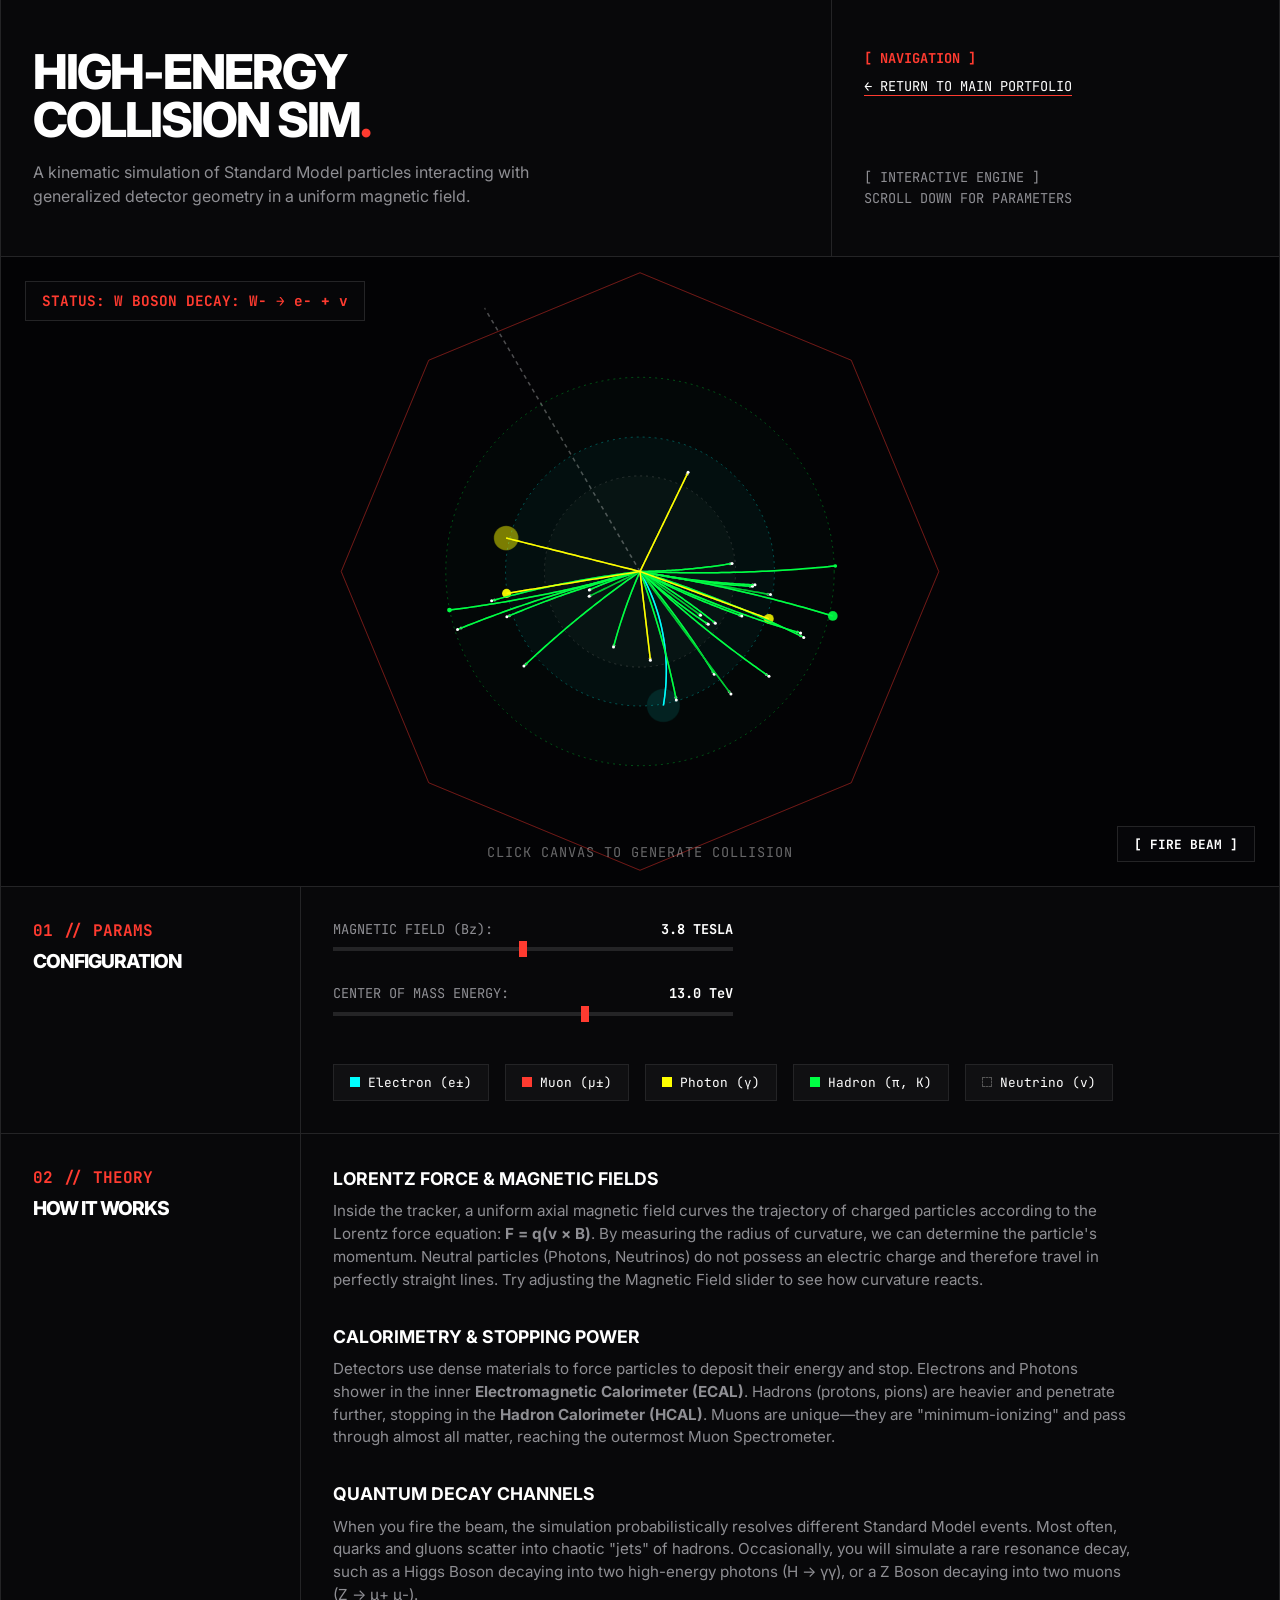
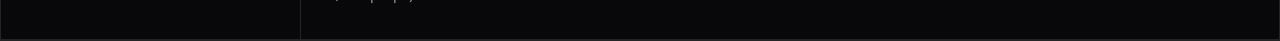
<file: simulator.html>
<!DOCTYPE html>
<html lang="en">
<head>
    <meta charset="UTF-8">
    <meta name="viewport" content="width=device-width, initial-scale=1.0">
    <title>FREDDY CHARLES // LHC SIMULATOR</title>
    <!-- Fonts -->
    <link href="https://fonts.googleapis.com/css2?family=Inter:wght@300;400;700;800&family=JetBrains+Mono:wght@300;400;700&display=swap" rel="stylesheet">
    
    <style>
        /* --- DESIGN SYSTEM TOKENS --- */
        :root {
            --bg-color: #08080a;
            --text-primary: #ffffff;
            --text-secondary: #8e8e93;
            --swiss-red: #ff3b30;
            --border-color: #242426;
            --font-sans: 'Inter', -apple-system, sans-serif;
            --font-mono: 'JetBrains Mono', monospace;
            
            /* Particle Colors */
            --p-electron: #00ffff;
            --p-muon: #ff3b30; 
            --p-photon: #ffff00;
            --p-hadron: #00ff44;
        }

        /* --- BASE RESET --- */
        * {
            box-sizing: border-box;
            margin: 0;
            padding: 0;
            border-radius: 0 !important;
        }

        body {
            background-color: var(--bg-color);
            color: var(--text-primary);
            font-family: var(--font-sans);
            line-height: 1.5;
            overflow-x: hidden;
            overflow-y: auto;
        }

        /* --- EDITORIAL SWISS LAYOUT --- */
        .wrapper {
            display: flex;
            flex-direction: column;
            border-left: 1px solid var(--border-color);
            border-right: 1px solid var(--border-color);
            border-bottom: 1px solid var(--border-color);
            max-width: 1400px;
            margin: 0 auto;
            background: var(--bg-color);
            min-height: 100vh;
        }

        header {
            display: flex;
            flex-wrap: wrap;
            border-bottom: 1px solid var(--border-color);
        }

        .header-title-box {
            flex: 2;
            min-width: 300px;
            padding: 3rem 2rem;
            border-right: 1px solid var(--border-color);
        }

        .header-meta-box {
            flex: 1;
            min-width: 250px;
            padding: 3rem 2rem;
            display: flex;
            flex-direction: column;
            justify-content: space-between;
            font-family: var(--font-mono);
            font-size: 0.85rem;
            color: var(--text-secondary);
        }

        h1 {
            font-size: clamp(1.8rem, 4vw, 3rem);
            font-weight: 800;
            line-height: 1.0;
            text-transform: uppercase;
            letter-spacing: -2px;
            color: var(--text-primary);
        }

        .accent-bullet {
            color: var(--swiss-red);
            font-weight: 800;
        }

        .intro-text {
            margin-top: 1rem;
            color: var(--text-secondary);
            max-width: 500px;
            font-size: 1rem;
        }

        /* --- PHYSICS SIMULATION VIEWPORT --- */
        .sim-container {
            position: relative;
            width: 100%;
            height: 70vh;
            min-height: 500px;
            border-bottom: 1px solid var(--border-color);
            background: #040406;
            cursor: crosshair;
            overflow: hidden;
        }

        canvas {
            display: block;
            width: 100%;
            height: 100%;
        }

        .floating-ui {
            position: absolute;
            top: 1.5rem;
            left: 1.5rem;
            pointer-events: none;
        }

        .event-readout {
            font-family: var(--font-mono);
            font-size: 0.9rem;
            color: var(--swiss-red);
            font-weight: 700;
            background: rgba(8, 8, 10, 0.85);
            padding: 0.5rem 1rem;
            border: 1px solid var(--border-color);
            backdrop-filter: blur(4px);
        }

        .click-instruction {
            position: absolute;
            bottom: 1.5rem;
            width: 100%;
            text-align: center;
            font-family: var(--font-mono);
            font-size: 0.85rem;
            color: rgba(255, 255, 255, 0.4);
            pointer-events: none;
            letter-spacing: 1px;
        }

        .btn-fire {
            position: absolute;
            bottom: 1.5rem;
            right: 1.5rem;
            background: rgba(8, 8, 10, 0.85);
            color: var(--text-primary);
            border: 1px solid var(--border-color);
            height: 2.25rem;
            padding: 0 1rem;
            cursor: pointer;
            font-family: var(--font-mono);
            font-size: 0.8rem;
            font-weight: 700;
            transition: all 0.2s;
        }

        .btn-fire:hover {
            border-color: var(--swiss-red);
            color: var(--swiss-red);
        }

        /* --- GRID SECTIONS --- */
        .section-grid {
            display: flex;
            flex-direction: column;
            border-bottom: 1px solid var(--border-color);
        }

        @media (min-width: 768px) {
            .section-grid { flex-direction: row; }
        }

        .section-sidebar {
            flex: 1;
            padding: 2rem;
            border-bottom: 1px solid var(--border-color);
        }

        @media (min-width: 768px) {
            .section-sidebar {
                border-right: 1px solid var(--border-color);
                border-bottom: none;
                max-width: 300px;
            }
        }

        .section-num {
            font-family: var(--font-mono);
            font-size: 1rem;
            color: var(--swiss-red);
            font-weight: 700;
            display: block;
            margin-bottom: 0.25rem;
        }

        .section-title {
            font-size: 1.2rem;
            font-weight: 800;
            text-transform: uppercase;
            letter-spacing: -1px;
        }

        .section-content {
            flex: 3;
            padding: 2rem;
            display: flex;
            flex-direction: column;
            gap: 2rem;
        }

        /* --- CONTROLS & LEGEND --- */
        .control-group {
            display: flex;
            flex-direction: column;
            gap: 0.5rem;
            max-width: 400px;
        }

        .control-group label {
            font-family: var(--font-mono);
            font-size: 0.85rem;
            color: var(--text-secondary);
            display: flex;
            justify-content: space-between;
        }
        
        .control-val {
            color: var(--text-primary);
            font-weight: 700;
        }

        /* Swiss Range Slider */
        input[type=range] {
            -webkit-appearance: none;
            width: 100%;
            background: transparent;
        }
        input[type=range]:focus { outline: none; }
        input[type=range]::-webkit-slider-thumb {
            -webkit-appearance: none;
            height: 16px;
            width: 8px;
            background: var(--swiss-red);
            cursor: pointer;
            margin-top: -6px;
        }
        input[type=range]::-webkit-slider-runnable-track {
            width: 100%;
            height: 4px;
            cursor: pointer;
            background: var(--border-color);
        }

        .legend-row {
            display: flex;
            flex-wrap: wrap;
            gap: 1rem;
        }

        .legend-item {
            display: flex;
            align-items: center;
            font-family: var(--font-mono);
            font-size: 0.8rem;
            gap: 0.5rem;
            background: rgba(255, 255, 255, 0.03);
            padding: 0.5rem 1rem;
            border: 1px solid var(--border-color);
        }

        .color-box { width: 10px; height: 10px; }

        /* --- TEXT STYLES --- */
        .text-block h3 {
            font-size: 1.1rem;
            text-transform: uppercase;
            margin-bottom: 0.5rem;
        }
        .text-block p {
            color: var(--text-secondary);
            font-size: 0.95rem;
            margin-bottom: 1rem;
            max-width: 800px;
        }
        .text-block p:last-child { margin-bottom: 0; }

        a {
            color: var(--text-primary);
            text-decoration: none;
            border-bottom: 1px solid var(--swiss-red);
            transition: all 0.2s;
        }

        a:hover {
            background-color: var(--swiss-red);
            color: #fff;
        }
    </style>
</head>
<body>

    <div class="wrapper">
        <header>
            <div class="header-title-box">
                <h1>High-Energy<br>Collision Sim<span class="accent-bullet">.</span></h1>
                <p class="intro-text">
                    A kinematic simulation of Standard Model particles interacting with generalized detector geometry in a uniform magnetic field.
                </p>
            </div>
            <div class="header-meta-box">
                <div>
                    <div style="color: var(--swiss-red); font-weight: 700; margin-bottom: 0.5rem;">[ NAVIGATION ]</div>
                    <div><a href="index.html">← RETURN TO MAIN PORTFOLIO</a></div>
                </div>
                <div>
                    <div>[ INTERACTIVE ENGINE ]</div>
                    <div>SCROLL DOWN FOR PARAMETERS</div>
                </div>
            </div>
        </header>

        <!-- SIMULATION VIEWPORT -->
        <div class="sim-container" id="sim-container">
            <canvas id="detector-canvas"></canvas>
            <div class="floating-ui">
                <div id="event-display" class="event-readout">STATUS: AWAITING COLLISION...</div>
            </div>
            <div class="click-instruction">CLICK CANVAS TO GENERATE COLLISION</div>
            <button id="trigger-btn" class="btn-fire">[ FIRE BEAM ]</button>
        </div>

        <!-- SECTION 01: PARAMETERS -->
        <section class="section-grid">
            <div class="section-sidebar">
                <span class="section-num">01 // PARAMS</span>
                <h2 class="section-title">Configuration</h2>
            </div>
            <div class="section-content">
                <div class="control-group">
                    <label>MAGNETIC FIELD (Bz): <span class="control-val"><span id="val-b">3.8</span> TESLA</span></label>
                    <input type="range" id="slider-b" min="0" max="8" step="0.2" value="3.8">
                </div>
                <div class="control-group">
                    <label>CENTER OF MASS ENERGY: <span class="control-val"><span id="val-e">13.0</span> TeV</span></label>
                    <input type="range" id="slider-e" min="1" max="20" step="0.5" value="13.0">
                </div>
                
                <div class="legend-row" style="margin-top: 1rem;">
                    <div class="legend-item"><div class="color-box" style="background: var(--p-electron);"></div> Electron (e±)</div>
                    <div class="legend-item"><div class="color-box" style="background: var(--p-muon);"></div> Muon (μ±)</div>
                    <div class="legend-item"><div class="color-box" style="background: var(--p-photon);"></div> Photon (γ)</div>
                    <div class="legend-item"><div class="color-box" style="background: var(--p-hadron);"></div> Hadron (π, K)</div>
                    <div class="legend-item"><div class="color-box" style="border: 1px dashed #555;"></div> Neutrino (ν)</div>
                </div>
            </div>
        </section>

        <!-- SECTION 02: THEORY & KINEMATICS -->
        <section class="section-grid">
            <div class="section-sidebar">
                <span class="section-num">02 // THEORY</span>
                <h2 class="section-title">How It Works</h2>
            </div>
            <div class="section-content">
                <div class="text-block">
                    <h3>Lorentz Force & Magnetic Fields</h3>
                    <p>Inside the tracker, a uniform axial magnetic field curves the trajectory of charged particles according to the Lorentz force equation: <strong>F = q(v × B)</strong>. By measuring the radius of curvature, we can determine the particle's momentum. Neutral particles (Photons, Neutrinos) do not possess an electric charge and therefore travel in perfectly straight lines. Try adjusting the Magnetic Field slider to see how curvature reacts.</p>
                </div>
                <div class="text-block">
                    <h3>Calorimetry & Stopping Power</h3>
                    <p>Detectors use dense materials to force particles to deposit their energy and stop. Electrons and Photons shower in the inner <strong>Electromagnetic Calorimeter (ECAL)</strong>. Hadrons (protons, pions) are heavier and penetrate further, stopping in the <strong>Hadron Calorimeter (HCAL)</strong>. Muons are unique—they are "minimum-ionizing" and pass through almost all matter, reaching the outermost Muon Spectrometer.</p>
                </div>
                <div class="text-block">
                    <h3>Quantum Decay Channels</h3>
                    <p>When you fire the beam, the simulation probabilistically resolves different Standard Model events. Most often, quarks and gluons scatter into chaotic "jets" of hadrons. Occasionally, you will simulate a rare resonance decay, such as a Higgs Boson decaying into two high-energy photons (H → γγ), or a Z Boson decaying into two muons (Z → μ+ μ-).</p>
                </div>
            </div>
        </section>
    </div>

<!-- Physics Engine Script -->
<script>
    const container = document.getElementById('sim-container');
    const canvas = document.getElementById('detector-canvas');
    const ctx = canvas.getContext('2d');
    
    // UI Elements
    const eventDisplay = document.getElementById('event-display');
    const triggerBtn = document.getElementById('trigger-btn');
    const sliderB = document.getElementById('slider-b');
    const sliderE = document.getElementById('slider-e');
    const valB = document.getElementById('val-b');
    const valE = document.getElementById('val-e');

    // State Variables
    let cx, cy;
    let particles = [];
    let explosions = [];
    
    // Config values driven by sliders
    let configB = parseFloat(sliderB.value);
    let configE = parseFloat(sliderE.value);
    
    // Magnetic force scalar (Mapping Tesla to canvas pixels/frame)
    const TESLA_TO_CANVAS = 0.003947; 

    // Dynamic Detector Boundaries (radii)
    let R_TRACKER, R_ECAL, R_HCAL, R_MUON;

    // Grab CSS variables for seamless color matching
    const style = getComputedStyle(document.body);
    const C_ELEC = style.getPropertyValue('--p-electron').trim();
    const C_MUON = style.getPropertyValue('--p-muon').trim();
    const C_PHOT = style.getPropertyValue('--p-photon').trim();
    const C_HADR = style.getPropertyValue('--p-hadron').trim();
    const C_BORDER = style.getPropertyValue('--border-color').trim();

    // Standard Model Particle Dictionary
    const SM_PARTICLES = {
        ELECTRON: { mass: 0.5, charge: -1, color: C_ELEC },
        POSITRON: { mass: 0.5, charge: 1,  color: C_ELEC },
        MUON_MINUS: { mass: 10, charge: -1, color: C_MUON },
        MUON_PLUS:  { mass: 10, charge: 1,  color: C_MUON },
        PHOTON:   { mass: 0.01, charge: 0,  color: C_PHOT },
        HADRON_PLUS: { mass: 5, charge: 1, color: C_HADR },
        HADRON_MINUS:{ mass: 5, charge:-1, color: C_HADR },
        HADRON_NEUT: { mass: 5, charge: 0, color: '#00cc33' },
        NEUTRINO:    { mass: 0.01, charge:0, color: 'rgba(255,255,255,0.2)', dashed: true }
    };

    function getStoppingRadius(type) {
        if(type === SM_PARTICLES.ELECTRON || type === SM_PARTICLES.POSITRON || type === SM_PARTICLES.PHOTON) return R_ECAL;
        if(type === SM_PARTICLES.HADRON_PLUS || type === SM_PARTICLES.HADRON_MINUS || type === SM_PARTICLES.HADRON_NEUT) return R_HCAL;
        if(type === SM_PARTICLES.MUON_MINUS || type === SM_PARTICLES.MUON_PLUS) return R_MUON + 500;
        return 9999; // Neutrino escapes
    }

    function resize() {
        // Match canvas to its CSS container size
        canvas.width = container.clientWidth;
        canvas.height = container.clientHeight;
        cx = canvas.width / 2;
        cy = canvas.height / 2;

        // Dynamically scale detector so it always fits on screen perfectly
        let maxR = Math.min(cx, cy) * 0.95; 
        R_MUON = maxR;
        R_HCAL = maxR * 0.65;
        R_ECAL = maxR * 0.45;
        R_TRACKER = maxR * 0.32;
    }
    window.addEventListener('resize', resize);
    resize();

    // Input Listeners
    sliderB.addEventListener('input', (e) => {
        configB = parseFloat(e.target.value);
        valB.innerText = configB.toFixed(1);
    });
    
    sliderE.addEventListener('input', (e) => {
        configE = parseFloat(e.target.value);
        valE.innerText = configE.toFixed(1);
    });

    class Particle {
        constructor(x, y, px, py, type) {
            this.x = x; this.y = y;
            this.vx = px; this.vy = py;
            this.type = type;
            this.stopsAt = getStoppingRadius(this.type);
            this.history = [{x, y}];
            this.active = true;
        }

        update() {
            if (!this.active) return;

            // Apply Lorentz Force (F = qvB)
            let actualB = configB * TESLA_TO_CANVAS;
            let ax = (this.type.charge * this.vy * actualB) / this.type.mass;
            let ay = (-this.type.charge * this.vx * actualB) / this.type.mass;

            this.vx += ax;
            this.vy += ay;
            this.x += this.vx;
            this.y += this.vy;

            this.history.push({x: this.x, y: this.y});

            // Boundary Calorimeter Checks
            const distSq = (this.x - cx)**2 + (this.y - cy)**2;
            if (distSq >= this.stopsAt**2) {
                this.active = false;
                if (this.stopsAt <= R_HCAL) {
                    explosions.push({
                        x: this.x, y: this.y, 
                        color: this.type.color, 
                        radius: Math.random() * 6 + (configE * 0.3), // Energy scales splash size
                        life: 1.0
                    });
                }
            }
            if (distSq > (canvas.width)**2 + (canvas.height)**2) this.active = false;
        }

        draw(ctx) {
            if (this.history.length < 2) return;
            ctx.beginPath();
            ctx.strokeStyle = this.type.color;
            ctx.lineWidth = 1.5;
            if (this.type.dashed) ctx.setLineDash([4, 4]);
            else ctx.setLineDash([]);

            ctx.moveTo(this.history[0].x, this.history[0].y);
            for (let i = 1; i < this.history.length; i++) {
                ctx.lineTo(this.history[i].x, this.history[i].y);
            }
            ctx.stroke();

            if (this.active && !this.type.dashed) {
                ctx.beginPath();
                ctx.fillStyle = '#fff';
                ctx.arc(this.x, this.y, 1.5, 0, Math.PI*2);
                ctx.fill();
            }
        }
    }

    function drawDetector() {
        ctx.setLineDash([2, 4]);
        ctx.lineWidth = 1;

        // Tracker
        ctx.strokeStyle = C_BORDER;
        ctx.beginPath(); ctx.arc(cx, cy, R_TRACKER, 0, Math.PI*2); ctx.stroke();
        ctx.fillStyle = 'rgba(255,255,255,0.01)'; ctx.fill();

        // ECAL
        ctx.strokeStyle = 'rgba(0, 255, 255, 0.2)';
        ctx.beginPath(); ctx.arc(cx, cy, R_ECAL, 0, Math.PI*2); ctx.stroke();
        ctx.fillStyle = 'rgba(0, 255, 255, 0.02)'; ctx.fill();

        // HCAL
        ctx.strokeStyle = 'rgba(0, 255, 68, 0.2)';
        ctx.beginPath(); ctx.arc(cx, cy, R_HCAL, 0, Math.PI*2); ctx.stroke();
        ctx.fillStyle = 'rgba(0, 255, 68, 0.01)'; ctx.fill();

        // Muon Spectrometer (Octagon)
        ctx.strokeStyle = 'rgba(255, 59, 48, 0.3)';
        ctx.setLineDash([]);
        ctx.beginPath();
        for(let i=0; i<=8; i++) {
            let angle = i * Math.PI / 4;
            let px = cx + R_MUON * Math.cos(angle);
            let py = cy + R_MUON * Math.sin(angle);
            if(i===0) ctx.moveTo(px, py);
            else ctx.lineTo(px, py);
        }
        ctx.stroke();
    }

    function generateCollision(e) {
        if(e && (e.target.tagName === 'A' || e.target.tagName === 'INPUT')) return;

        particles = [];
        explosions = [];
        explosions.push({x: cx, y: cy, color: '#ffffff', radius: 40 * (configE/13), life: 1.0});

        const r = Math.random();
        let eventName = "QCD MULTIJET PRODUCTION";
        
        // Multiplicity scaled by collision energy slider
        let eScale = configE / 13.0; 
        let numHadrons = Math.floor((Math.random() * 25 + 15) * Math.sqrt(eScale));
        let numPhotons = Math.floor(Math.random() * 8 * eScale);
        let specialParticles = [];

        if (r < 0.15) {
            eventName = "HIGGS BOSON DECAY: H → γγ";
            let angle = Math.random() * Math.PI * 2;
            let p = 9 * eScale; 
            specialParticles.push(new Particle(cx, cy, Math.cos(angle)*p, Math.sin(angle)*p, SM_PARTICLES.PHOTON));
            specialParticles.push(new Particle(cx, cy, -Math.cos(angle)*p, -Math.sin(angle)*p, SM_PARTICLES.PHOTON));
        } else if (r < 0.35) {
            eventName = "Z BOSON DECAY: Z → μ+ μ-";
            let angle = Math.random() * Math.PI * 2;
            let p = 7 * eScale; 
            specialParticles.push(new Particle(cx, cy, Math.cos(angle)*p, Math.sin(angle)*p, SM_PARTICLES.MUON_PLUS));
            specialParticles.push(new Particle(cx, cy, -Math.cos(angle)*p, -Math.sin(angle)*p, SM_PARTICLES.MUON_MINUS));
        } else if (r < 0.5) {
            eventName = "W BOSON DECAY: W- → e- + ν";
            let angle = Math.random() * Math.PI * 2;
            let p = 6 * eScale; 
            specialParticles.push(new Particle(cx, cy, Math.cos(angle)*p, Math.sin(angle)*p, SM_PARTICLES.ELECTRON));
            specialParticles.push(new Particle(cx, cy, -Math.cos(angle)*p, -Math.sin(angle)*p, SM_PARTICLES.NEUTRINO));
        }

        eventDisplay.innerText = "STATUS: " + eventName;
        specialParticles.forEach(p => particles.push(p));

        const jetAxes = [Math.random() * Math.PI * 2, Math.random() * Math.PI * 2];
        
        for (let i = 0; i < numHadrons; i++) {
            let axis = jetAxes[Math.floor(Math.random() * jetAxes.length)];
            let angle = axis + (Math.random() - 0.5) * 1.5; 
            let p = (Math.random() * 3.5 + 1) * eScale;
            
            let typeProb = Math.random();
            let type = SM_PARTICLES.HADRON_PLUS;
            if (typeProb > 0.33) type = SM_PARTICLES.HADRON_MINUS;
            if (typeProb > 0.66) type = SM_PARTICLES.HADRON_NEUT;
            particles.push(new Particle(cx, cy, Math.cos(angle)*p, Math.sin(angle)*p, type));
        }

        for(let i=0; i<numPhotons; i++) {
            let angle = Math.random() * Math.PI * 2;
            let p = (Math.random() * 4 + 1) * eScale;
            particles.push(new Particle(cx, cy, Math.cos(angle)*p, Math.sin(angle)*p, SM_PARTICLES.PHOTON));
        }
    }

    function drawExplosions() {
        for (let i = explosions.length - 1; i >= 0; i--) {
            let exp = explosions[i];
            ctx.beginPath();
            ctx.arc(exp.x, exp.y, exp.radius * (1 - exp.life + 0.1) * 2, 0, Math.PI * 2);
            ctx.fillStyle = exp.color;
            ctx.globalAlpha = exp.life;
            ctx.fill();
            ctx.globalAlpha = 1.0;

            exp.life -= 0.035;
            if (exp.life <= 0) explosions.splice(i, 1);
        }
    }

    function animate() {
        ctx.fillStyle = 'rgba(4, 4, 6, 0.4)';
        ctx.fillRect(0, 0, canvas.width, canvas.height);

        drawDetector();
        drawExplosions();

        particles.forEach(p => {
            p.update();
            p.draw(ctx);
        });

        requestAnimationFrame(animate);
    }

    // Input bindings
    container.addEventListener('click', generateCollision);
    triggerBtn.addEventListener('click', generateCollision);

    // Initial Trigger
    setTimeout(() => generateCollision(null), 600);
    animate();

</script>
</body>
</html>
</file>
<file: style.css>
/* --- DESIGN SYSTEM TOKENS --- */
:root {
    --bg-color: #08080a;
    --text-primary: #ffffff;
    --text-secondary: #8e8e93;
    --swiss-red: #ff3b30;
    --border-color: #242426;
    --font-sans: 'Inter', -apple-system, sans-serif;
    --font-mono: 'JetBrains Mono', monospace;
}

/* --- BASE RESET --- */
* {
    box-sizing: border-box;
    margin: 0;
    padding: 0;
    border-radius: 0 !important; /* Enforce rigid Swiss edges */
}

body {
    background-color: var(--bg-color);
    color: var(--text-primary);
    font-family: var(--font-sans);
    line-height: 1.5;
    overflow-x: hidden;
}

/* --- PHYSICS INTERACTIVE OVERLAY --- */
#canvas-container {
    position: fixed;
    top: 0;
    left: 0;
    width: 100vw;
    height: 100vh;
    z-index: 100; /* overlaying text content */
    pointer-events: none; /* allows clicking/selecting text beneath by default */
    transition: pointer-events 0.2s ease;
}

/* Scoped specifically to physics canvas so visualizer isn't affected */
#three-body-canvas {
    display: block;
    width: 100%;
    height: 100%;
    transition: filter 0.5s cubic-bezier(0.4, 0, 0.2, 1);
}

#three-body-canvas.blurred {
    filter: blur(8px);
}

/* --- HIGH-FIDELITY COMPACT SIM CONTROL PANEL --- */
.sim-control-panel {
    position: fixed;
    top: 5.5rem;
    right: 1.5rem;
    z-index: 200;
    background: rgba(8, 8, 10, 0.95);
    border: 1px solid var(--border-color);
    width: 200px; /* Reduced further for tight spacing */
    font-family: var(--font-mono);
    backdrop-filter: blur(8px);
    -webkit-backdrop-filter: blur(8px);
    display: flex;
    flex-direction: column;
    box-shadow: 0 4px 20px rgba(0, 0, 0, 0.5);
}

.sim-panel-header {
    display: flex;
    justify-content: space-between;
    align-items: center;
    padding: 0.5rem 0.75rem;
    border-bottom: 1px solid var(--border-color);
    user-select: none;
}

.panel-title {
    font-size: 0.65rem;
    color: var(--swiss-red);
    text-transform: uppercase;
    letter-spacing: 1px;
    font-weight: 700;
}

.header-actions {
    display: flex;
    gap: 0.6rem;
    align-items: center;
}

.header-icon-btn {
    background: transparent;
    border: none;
    color: var(--text-secondary);
    cursor: pointer;
    padding: 2px;
    display: flex;
    align-items: center;
    justify-content: center;
    outline: none;
    transition: color 0.2s cubic-bezier(0.16, 1, 0.3, 1);
}

.header-icon-btn:hover {
    color: var(--swiss-red);
}

/* Rotating gear transform */
.header-icon-btn svg {
    width: 13px;
    height: 13px;
    fill: currentColor;
    transition: transform 0.35s cubic-bezier(0.16, 1, 0.3, 1);
}

.header-icon-btn.active-state svg {
    transform: rotate(60deg);
    color: var(--swiss-red);
}

/* Rotating Collapse arrow */
#collapse-arrow {
    display: inline-block;
    font-size: 0.7rem;
    transition: transform 0.35s cubic-bezier(0.16, 1, 0.3, 1);
}

/* Collapsible Smooth content animations */
.sim-panel-body {
    max-height: 400px;
    overflow: hidden;
    display: flex;
    flex-direction: column;
    padding: 0.75rem;
    transition: max-height 0.4s cubic-bezier(0.16, 1, 0.3, 1), opacity 0.3s ease, padding 0.4s ease;
    opacity: 1;
}

.sim-panel-body.collapsed {
    max-height: 0;
    padding-top: 0;
    padding-bottom: 0;
    opacity: 0;
    border-top-color: transparent;
}

/* Horizontal 4-Button Grid Layout */
.control-row {
    display: grid;
    grid-template-columns: repeat(4, 1fr);
    gap: 0.35rem;
}

.sim-control-btn {
    background: rgba(8, 8, 10, 0.5);
    border: 1px solid var(--border-color);
    color: var(--text-secondary);
    height: 34px;
    display: flex;
    align-items: center;
    justify-content: center;
    cursor: pointer;
    transition: all 0.25s cubic-bezier(0.16, 1, 0.3, 1);
    outline: none;
}

.sim-control-btn svg {
    width: 15px;
    height: 15px;
    fill: currentColor;
    transition: transform 0.25s cubic-bezier(0.16, 1, 0.3, 1);
}

.sim-control-btn:hover {
    border-color: var(--swiss-red);
    color: var(--swiss-red);
    background: rgba(255, 59, 48, 0.05);
}

.sim-control-btn:hover svg {
    transform: scale(1.1);
}

.sim-control-btn.active-state {
    border-color: var(--swiss-red);
    color: var(--swiss-red);
    background: rgba(255, 59, 48, 0.05);
    box-shadow: 0 0 8px rgba(255, 59, 48, 0.1);
}

/* --- PARAMETERS EXPANSION SLIDER DRAWER --- */
.sim-settings-drawer {
    max-height: 0;
    overflow: hidden;
    display: flex;
    flex-direction: column;
    gap: 0.6rem;
    border-top: 1px solid transparent;
    opacity: 0;
    transition: max-height 0.4s cubic-bezier(0.16, 1, 0.3, 1), opacity 0.3s ease, margin 0.4s ease, padding 0.4s ease;
}

.sim-settings-drawer.open {
    max-height: 380px; /* Expanded to house the body count slider */
    opacity: 1;
    margin-top: 0.5rem;
    padding-top: 0.75rem;
    border-top-color: var(--border-color);
}

.sim-param-group {
    display: flex;
    flex-direction: column;
    gap: 0.2rem;
}

.sim-param-label {
    font-size: 0.6rem;
    color: var(--text-secondary);
    display: flex;
    justify-content: space-between;
    text-transform: uppercase;
    transition: color 0.15s ease;
}

.sim-slider {
    -webkit-appearance: none;
    width: 100%;
    height: 2px;
    background: var(--border-color);
    outline: none;
    cursor: pointer;
}

.sim-slider::-webkit-slider-thumb {
    -webkit-appearance: none;
    appearance: none;
    width: 8px;
    height: 12px;
    background: var(--text-primary);
    border: 1px solid var(--border-color);
    transition: background 0.15s;
}

.sim-slider::-webkit-slider-thumb:hover {
    background: var(--swiss-red);
}

/* --- AUDIO PLAYER BANNER STRIP --- */
.audio-strip {
    display: flex;
    flex-direction: column;
    border-bottom: 1px solid var(--border-color);
    background: rgba(12, 12, 15, 0.95);
    font-family: var(--font-mono);
    font-size: 0.8rem;
    position: relative;
    z-index: 150;
}

@media (min-width: 992px) {
    .audio-strip {
        flex-direction: row;
        height: 64px;
    }
}

.audio-section {
    display: flex;
    align-items: center;
    border-bottom: 1px solid var(--border-color);
    padding: 0.75rem 1.5rem;
}

@media (min-width: 992px) {
    .audio-section {
        border-bottom: none;
        border-right: 1px solid var(--border-color);
        padding: 0 1.5rem;
    }
}

.audio-meta {
    flex: 1;
    min-width: 220px;
    display: flex;
    gap: 1rem;
    align-items: center;
}

.audio-signal-light {
    width: 6px;
    height: 6px;
    background-color: var(--swiss-red);
    display: inline-block;
    box-shadow: 0 0 6px var(--swiss-red);
}

.audio-signal-light.paused {
    background-color: var(--text-secondary);
    box-shadow: none;
}

.audio-title-text {
    color: var(--text-primary);
    text-transform: uppercase;
    font-weight: 700;
    letter-spacing: 1px;
}

.audio-controls {
    flex: 2;
    display: flex;
    gap: 1.5rem;
    align-items: center;
    min-width: 280px;
}

.audio-btn {
    background: transparent;
    border: 1px solid var(--border-color);
    color: var(--text-primary);
    cursor: pointer;
    padding: 0.5rem 1rem;
    text-transform: uppercase;
    font-family: var(--font-mono);
    font-size: 0.75rem;
    transition: all 0.2s ease;
    display: flex;
    align-items: center;
    gap: 0.5rem;
}

.audio-btn:hover {
    border-color: var(--swiss-red);
    color: var(--swiss-red);
    background: rgba(255, 59, 48, 0.05);
}

.audio-progress-container {
    flex: 1;
    display: flex;
    align-items: center;
    gap: 1rem;
}

.audio-timeline {
    flex: 1;
    height: 6px;
    background: #1c1c1e;
    cursor: pointer;
    position: relative;
}

.audio-playhead {
    height: 100%;
    width: 0%;
    background: var(--swiss-red);
    position: absolute;
    left: 0;
    top: 0;
    pointer-events: none;
}

.audio-time {
    color: var(--text-secondary);
    min-width: 90px;
    text-align: right;
    user-select: none;
}

.audio-waveform-container {
    flex: 3;
    display: flex;
    align-items: center;
    height: 100%;
    padding: 0 1.5rem;
    min-width: 200px;
    border-bottom: 1px solid var(--border-color);
}

@media (min-width: 992px) {
    .audio-waveform-container {
        border-bottom: none;
        border-right: 1px solid var(--border-color);
    }
}

#audio-visualizer {
    width: 100%;
    height: 36px;
    display: block;
}

.audio-volume-container {
    display: flex;
    align-items: center;
    gap: 0.75rem;
    width: 180px;
    padding: 0.75rem 1.5rem;
}

@media (min-width: 992px) {
    .audio-volume-container {
        padding: 0 1.5rem;
    }
}

.volume-icon {
    color: var(--text-secondary);
}

.volume-slider {
    -webkit-appearance: none;
    width: 100%;
    height: 4px;
    background: #1c1c1e;
    outline: none;
    cursor: pointer;
}

.volume-slider::-webkit-slider-thumb {
    -webkit-appearance: none;
    appearance: none;
    width: 10px;
    height: 10px;
    background: var(--text-primary);
    border-radius: 0;
    transition: background 0.15s;
}

.volume-slider::-webkit-slider-thumb:hover {
    background: var(--swiss-red);
}

/* --- EDITORIAL SWISS LAYOUT --- */
.wrapper {
    position: relative;
    z-index: 1;
    display: flex;
    flex-direction: column;
    min-height: 100vh;
    border-left: 1px solid var(--border-color);
    border-right: 1px solid var(--border-color);
    max-width: 1400px;
    margin: 0 auto;
    background: rgba(8, 8, 10, 0.85);
    backdrop-filter: blur(8px);
    -webkit-backdrop-filter: blur(8px);
}

header {
    display: flex;
    flex-wrap: wrap;
    border-bottom: 1px solid var(--border-color);
}

.header-title-box {
    flex: 2;
    min-width: 300px;
    padding: 4rem 2rem;
    border-right: 1px solid var(--border-color);
}

.intro-text {
    margin-top: 1.5rem;
    color: var(--text-secondary);
    max-width: 500px;
    font-size: 1.1rem;
}

.header-meta-box {
    flex: 1;
    min-width: 250px;
    padding: 4rem 2rem;
    display: flex;
    flex-direction: column;
    justify-content: space-between;
    font-family: var(--font-mono);
    font-size: 0.85rem;
    color: var(--text-secondary);
}

.contact-header {
    color: var(--swiss-red);
    font-weight: 700;
    margin-bottom: 0.5rem;
}

h1 {
    font-size: clamp(2rem, 5vw, 3.8rem);
    font-weight: 800;
    line-height: 1.0;
    text-transform: uppercase;
    letter-spacing: -2px;
    color: var(--text-primary);
}

.accent-bullet {
    color: var(--swiss-red);
    font-weight: 800;
}

.section-grid {
    display: flex;
    flex-direction: column;
    border-bottom: 1px solid var(--border-color);
}

@media (min-width: 768px) {
    .section-grid {
        flex-direction: row;
    }
}

.section-sidebar {
    flex: 1;
    padding: 3rem 2rem;
    border-bottom: 1px solid var(--border-color);
    border-right: none;
}

@media (min-width: 768px) {
    .section-sidebar {
        border-right: 1px solid var(--border-color);
        border-bottom: none;
        max-width: 300px;
    }
}

.section-num {
    font-family: var(--font-mono);
    font-size: 1rem;
    color: var(--swiss-red);
    font-weight: 700;
    display: block;
    margin-bottom: 0.5rem;
}

.section-title {
    font-size: 1.8rem;
    font-weight: 800;
    text-transform: uppercase;
    letter-spacing: -1px;
    line-height: 1.1;
}

.section-content {
    flex: 3;
    padding: 3rem 2rem;
    display: flex;
    flex-direction: column;
    gap: 3rem;
}

.item-row {
    display: flex;
    flex-direction: column;
    gap: 1rem;
    border-bottom: 1px solid rgba(255, 255, 255, 0.05);
    padding-bottom: 2rem;
}

.item-row:last-child {
    border-bottom: none;
    padding-bottom: 0;
}

@media (min-width: 600px) {
    .item-row {
        flex-direction: row;
        justify-content: space-between;
        align-items: flex-start;
    }
}

.item-meta {
    font-family: var(--font-mono);
    font-size: 0.85rem;
    color: var(--text-secondary);
    min-width: 180px;
    margin-bottom: 0.5rem;
}

.item-details {
    flex: 1;
}

.item-heading {
    font-size: 1.3rem;
    font-weight: 700;
    margin-bottom: 0.25rem;
    text-transform: uppercase;
}

.item-subheading {
    font-family: var(--font-mono);
    font-size: 0.9rem;
    color: var(--swiss-red);
    margin-bottom: 1rem;
}

.details-list {
    list-style: none;
    display: flex;
    flex-direction: column;
    gap: 0.5rem;
}

.details-list li {
    position: relative;
    padding-left: 1.25rem;
    font-size: 0.95rem;
    color: var(--text-secondary);
}

.details-list li::before {
    content: "■";
    position: absolute;
    left: 0;
    top: 0.2rem;
    font-size: 0.6rem;
    color: var(--swiss-red);
}

.skills-flex {
    display: flex;
    flex-wrap: wrap;
    gap: 0.5rem;
}

.skill-tag {
    border: 1px solid var(--border-color);
    padding: 0.5rem 1rem;
    font-family: var(--font-mono);
    font-size: 0.8rem;
    background: rgba(255, 255, 255, 0.02);
    color: var(--text-primary);
}

footer {
    border-top: 1px solid var(--border-color);
    padding: 3rem 2rem;
    display: flex;
    flex-wrap: wrap;
    justify-content: space-between;
    font-family: var(--font-mono);
    font-size: 0.8rem;
    color: var(--text-secondary);
    gap: 1.5rem;
}

a {
    color: var(--text-primary);
    text-decoration: none;
    border-bottom: 1px solid var(--swiss-red);
    transition: all 0.2s;
    position: relative;
    z-index: 101; /* interactive above canvas layer */
}

a:hover {
    background-color: var(--swiss-red);
    color: #fff;
}

@media (max-width: 768px) {
    .sim-control-panel {
        top: auto;
        bottom: 1.5rem;
        right: 1.5rem;
        left: 1.5rem;
        width: auto;
        max-width: none;
    }
}
</file>
